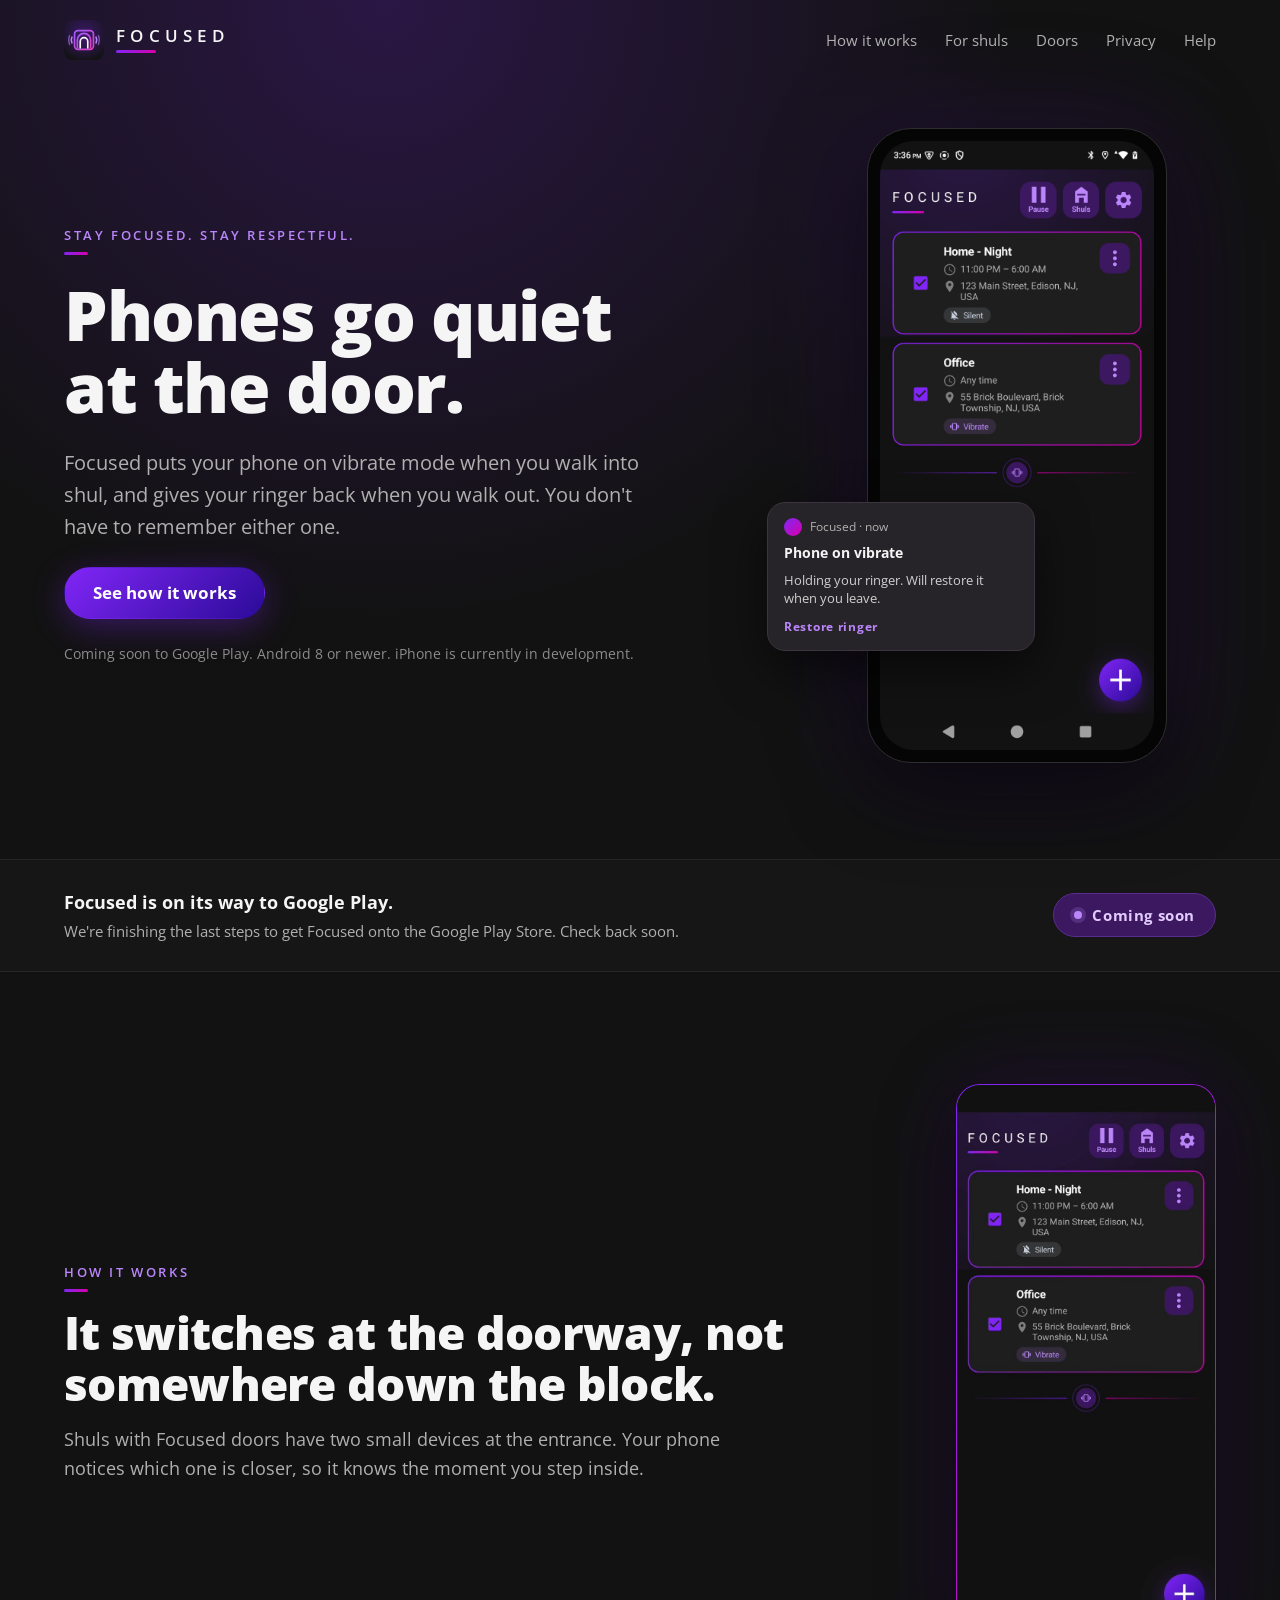
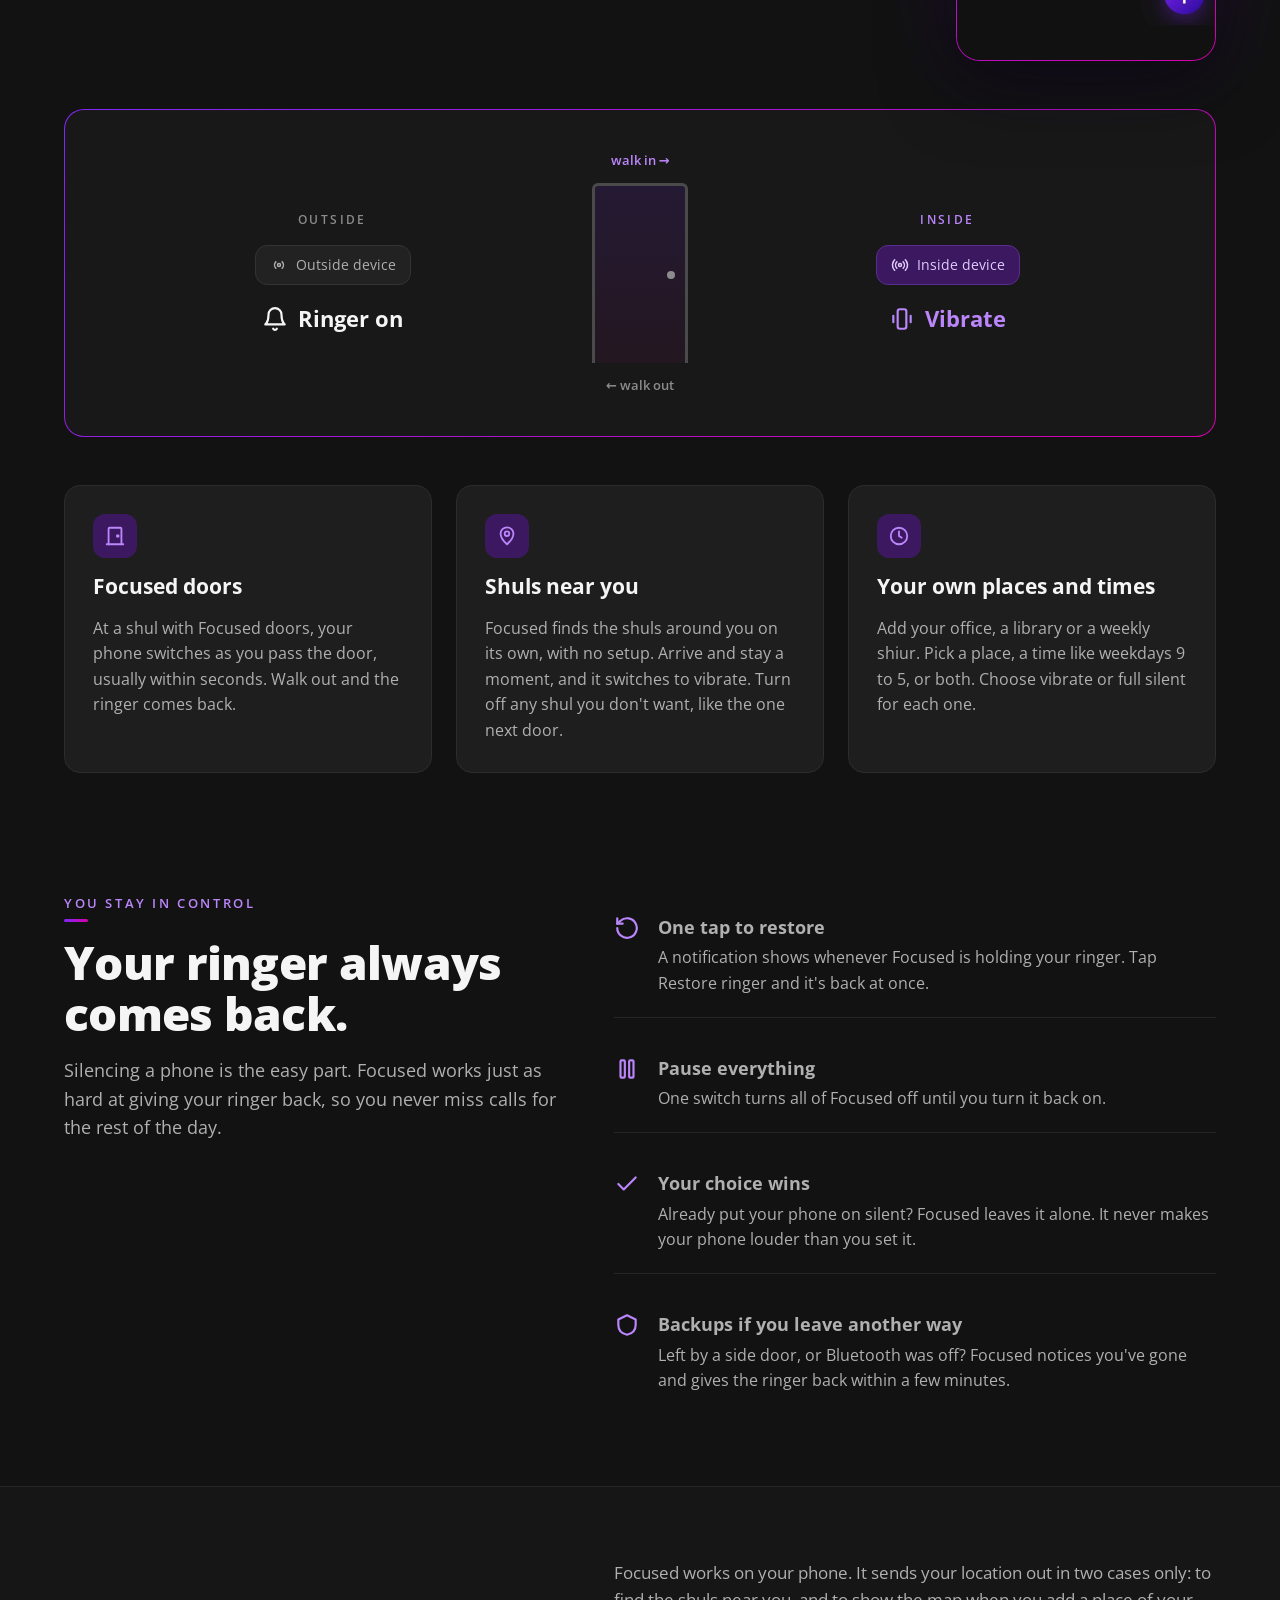
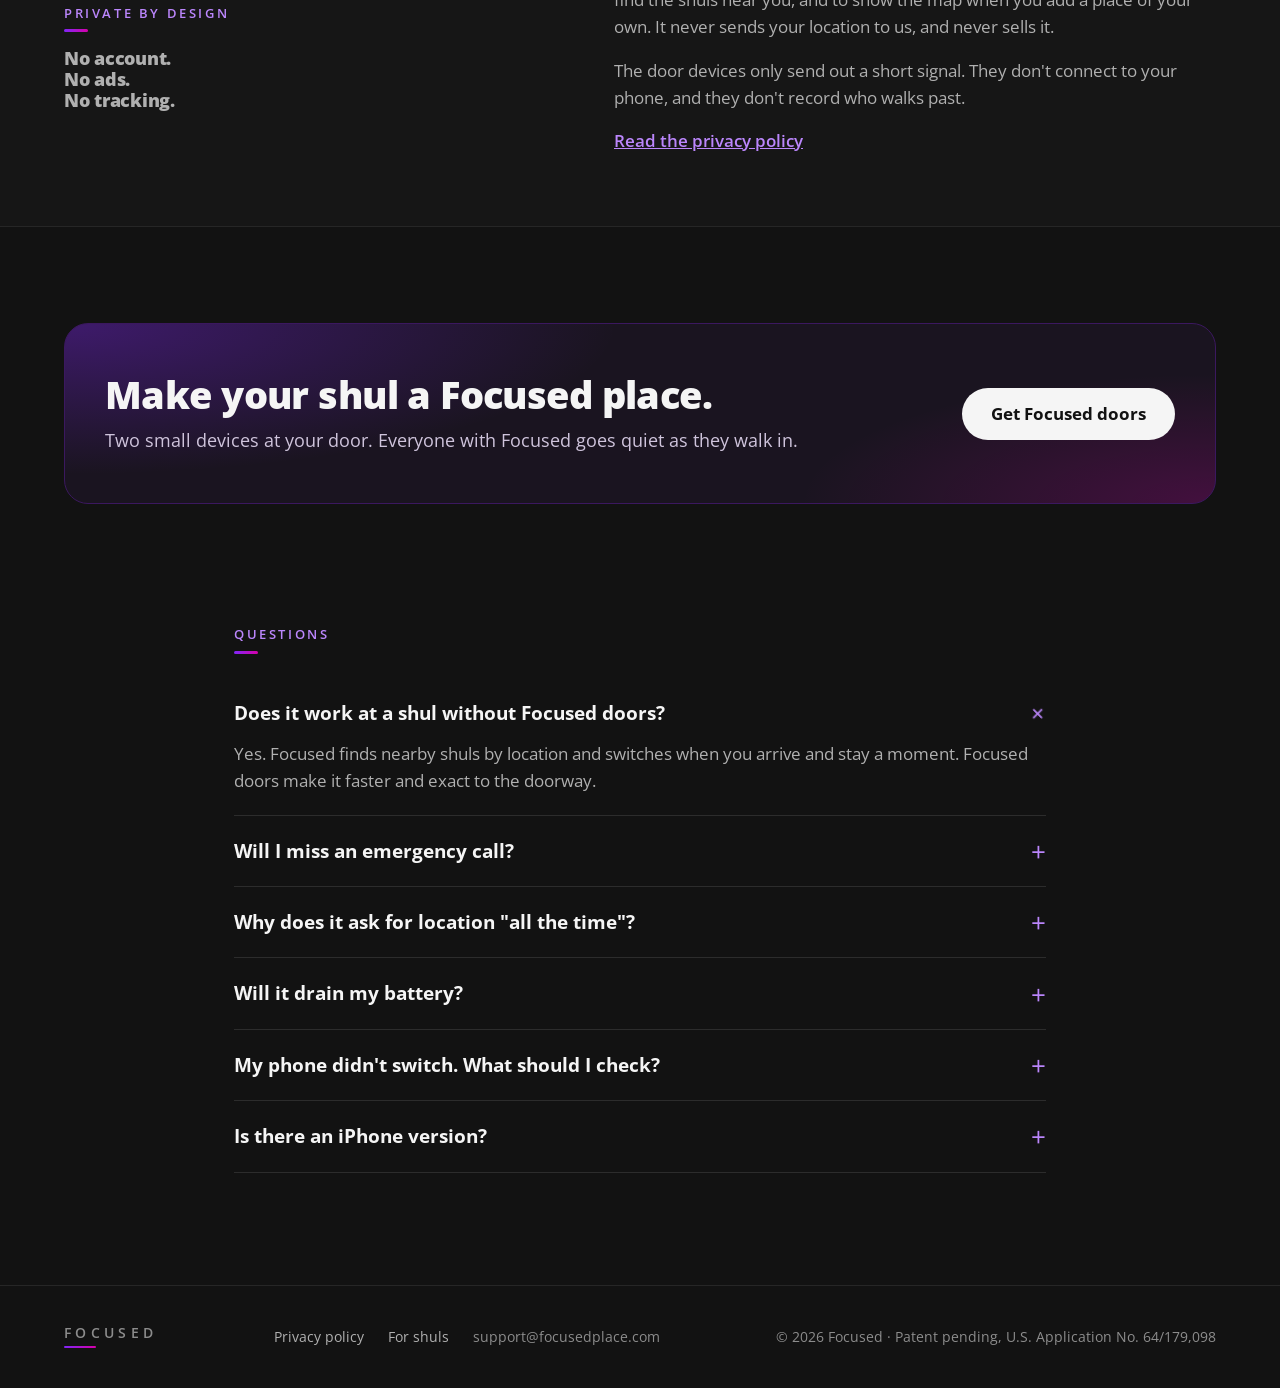
<file: index.html>
<!doctype html>
<html lang="en">

<head>
  <meta charset="utf-8">
  <meta name="viewport" content="width=device-width, initial-scale=1, viewport-fit=cover">
  <title>Focused – Phones go quiet at the door</title>
  <meta name="description"
    content="Focused puts your phone on vibrate when you walk into shul, and gives your ringer back when you walk out. Coming soon to Google Play.">
  <meta name="theme-color" content="#121212">
  <link rel="canonical" href="https://focusedplace.com/">

  <meta property="og:type" content="website">
  <meta property="og:site_name" content="Focused">
  <meta property="og:title" content="Focused – Phones go quiet at the door">
  <meta property="og:description"
    content="Your phone goes on vibrate when you walk into shul, and your ringer comes back when you walk out.">
  <meta property="og:url" content="https://focusedplace.com/">
  <meta property="og:image" content="https://focusedplace.com/img/og-image.png">
  <meta name="twitter:card" content="summary_large_image">

  <link rel="icon" href="img/favicon.svg" type="image/svg+xml">
  <link rel="apple-touch-icon" href="img/icon-512.png">

  <link rel="preconnect" href="https://fonts.googleapis.com">
  <link rel="preconnect" href="https://fonts.gstatic.com" crossorigin>
  <link rel="stylesheet" href="https://fonts.googleapis.com/css2?family=Open+Sans:wght@400;600;700;800&display=swap">
  <link rel="stylesheet" href="css/style.css">
  <script>document.documentElement.className += ' js';</script>
  <script src="js/main.js" defer></script>
</head>

<body>
  <a class="skip-link" href="#main">Skip to content</a>

  <header class="site-header">
    <div class="wrap">
      <nav class="nav" aria-label="Main">
        <a class="brand" href="./" aria-label="Focused home">
          <img src="img/logo-mark.svg" alt="" width="40" height="40">
          <span class="wordmark">FOCUSED</span>
        </a>
        <button class="menu-toggle" type="button" aria-expanded="false" aria-controls="nav-links"
          aria-label="Open menu">
          <svg class="icon" width="20" height="20" viewBox="0 0 24 24" aria-hidden="true">
            <path d="M4 7h16" />
            <path d="M4 12h16" />
            <path d="M4 17h16" />
          </svg>
        </button>
        <div class="nav-links" id="nav-links">
          <a href="#how">How it works</a>
          <a href="shuls.html">For shuls</a>
          <a href="doors.html">Doors</a>
          <a href="#privacy">Privacy</a>
          <a href="#help">Help</a>
        </div>
      </nav>
    </div>
  </header>

  <main id="main">
    <div class="wrap">
      <section class="hero">
        <div class="hero__text">
          <span class="eyebrow">Stay focused. Stay respectful.</span>
          <h1>Phones go quiet at the door.</h1>
          <p class="lead">Focused puts your phone on vibrate mode when you walk into shul, and gives your ringer back
            when you walk out. You don't have to remember either one.</p>
          <div class="actions">
            <a class="btn btn--primary" href="#how">See how it works</a>
          </div>
          <p class="fine-print">Coming soon to Google Play. Android 8 or newer. iPhone is currently in development.</p>
        </div>

        <div class="hero__visual">
          <div class="phone-stage">
            <div class="phone">
              <img class="phone__screen" src="img/1.0.7screenshot.png" width="720" height="1600"
                alt="The Focused app with two rules: Home - Night, silent from 11 PM to 6 AM, and Office, vibrate any time">
            </div>

            <div class="notification" aria-hidden="true">
              <span class="notification__app">Focused · now</span>
              <span class="notification__title">Phone on vibrate</span>
              <span class="notification__text">Holding your ringer. Will restore it when you leave.</span>
              <span class="notification__action">Restore ringer</span>
            </div>
          </div>
        </div>
      </section>
    </div>

    <section class="band" id="coming-soon">
      <div class="wrap join">
        <div class="join__text">
          <span class="join__title">Focused is on its way to Google Play.</span>
          <p>We're finishing the last steps to get Focused onto the Google Play Store. Check back soon.</p>
        </div>
        <span class="status-pill">Coming soon</span>
      </div>
    </section>

    <section class="wrap section" id="how">
      <div class="how-intro">
        <div class="section-head">
          <span class="eyebrow">How it works</span>
          <h2>It switches at the doorway, not somewhere down the block.</h2>
          <p>Shuls with Focused doors have two small devices at the entrance. Your phone notices which one is closer, so
            it knows the moment you step inside.</p>
        </div>

        <!-- Screen recording of the app, hosted with the site and playing on a loop like a GIF.
             40-poster.jpg is the first frame of 40.mp4, shown while it loads.
             It has no sound, and "muted" is what lets browsers start it by themselves.
             "playsinline" keeps iPhones from opening it full screen. -->
        <div class="video">
          <video src="img/40.mp4" poster="img/40-poster.jpg" autoplay muted loop playsinline preload="auto"
            aria-label="Screen recording of the Focused app"></video>
        </div>
      </div>

      <div class="door-demo" role="img"
        aria-label="Outside the door the ringer is on. Walk in past the inside device and the phone switches to vibrate.">
        <div class="door-demo__side">
          <span class="door-demo__label">OUTSIDE</span>
          <span class="door-demo__chip">
            <svg class="icon" width="18" height="18" viewBox="0 0 24 24" aria-hidden="true">
              <circle cx="12" cy="12" r="2" />
              <path d="M16.2 7.8a6 6 0 0 1 0 8.4" />
              <path d="M7.8 16.2a6 6 0 0 1 0-8.4" />
            </svg>
            Outside device
          </span>
          <span class="door-demo__state">
            <svg class="icon" width="26" height="26" viewBox="0 0 24 24" aria-hidden="true">
              <path d="M6 8a6 6 0 0 1 12 0c0 7 3 9 3 9H3s3-2 3-9" />
              <path d="M10.3 21a1.94 1.94 0 0 0 3.4 0" />
            </svg>
            Ringer on
          </span>
        </div>

        <div class="door-demo__door">
          <span class="door-demo__in">walk in <span class="arrow">→</span></span>
          <span class="door-demo__frame"></span>
          <span class="door-demo__out"><span class="arrow">←</span> walk out</span>
        </div>

        <div class="door-demo__side door-demo__side--inside">
          <span class="door-demo__label">INSIDE</span>
          <span class="door-demo__chip">
            <svg class="icon" width="18" height="18" viewBox="0 0 24 24" aria-hidden="true">
              <circle cx="12" cy="12" r="2" />
              <path d="M16.2 7.8a6 6 0 0 1 0 8.4" />
              <path d="M7.8 16.2a6 6 0 0 1 0-8.4" />
              <path d="M19.1 4.9a10 10 0 0 1 0 14.2" />
              <path d="M4.9 19.1a10 10 0 0 1 0-14.2" />
            </svg>
            Inside device
          </span>
          <span class="door-demo__state">
            <svg class="icon" width="26" height="26" viewBox="0 0 24 24" aria-hidden="true">
              <rect x="8" y="3" width="8" height="18" rx="2" />
              <path d="M4 9v6" />
              <path d="M20 9v6" />
            </svg>
            Vibrate
          </span>
        </div>
      </div>

      <div class="features">
        <article class="feature">
          <span class="icon-tile"><svg class="icon" width="22" height="22" viewBox="0 0 24 24" aria-hidden="true">
              <path d="M5 21V4a1 1 0 0 1 1-1h12a1 1 0 0 1 1 1v17" />
              <path d="M3 21h18" />
              <circle cx="15" cy="12" r="1" />
            </svg></span>
          <h3>Focused doors</h3>
          <p>At a shul with Focused doors, your phone switches as you pass the door, usually within seconds. Walk out
            and the ringer comes back.</p>
        </article>
        <article class="feature">
          <span class="icon-tile"><svg class="icon" width="22" height="22" viewBox="0 0 24 24" aria-hidden="true">
              <path d="M12 21s7-6.1 7-11.5A7 7 0 0 0 5 9.5C5 14.9 12 21 12 21z" />
              <circle cx="12" cy="9.5" r="2.5" />
            </svg></span>
          <h3>Shuls near you</h3>
          <p>Focused finds the shuls around you on its own, with no setup. Arrive and stay a moment, and it switches to
            vibrate. Turn off any shul you don't want, like the one next door.</p>
        </article>
        <article class="feature">
          <span class="icon-tile"><svg class="icon" width="22" height="22" viewBox="0 0 24 24" aria-hidden="true">
              <circle cx="12" cy="12" r="9" />
              <path d="M12 7v5l3 2" />
            </svg></span>
          <h3>Your own places and times</h3>
          <p>Add your office, a library or a weekly shiur. Pick a place, a time like weekdays 9 to 5, or both. Choose
            vibrate or full silent for each one.</p>
        </article>
      </div>
    </section>

    <section class="wrap split">
      <div class="split__main">
        <span class="eyebrow">You stay in control</span>
        <h2>Your ringer always comes back.</h2>
        <p>Silencing a phone is the easy part. Focused works just as hard at giving your ringer back, so you never miss
          calls for the rest of the day.</p>
      </div>
      <ul class="split__side reassurances">
        <li>
          <svg class="icon" width="26" height="26" viewBox="0 0 24 24" aria-hidden="true">
            <path d="M3 12a9 9 0 1 0 3-6.7L3 8" />
            <path d="M3 3v5h5" />
          </svg>
          <div><strong>One tap to restore</strong><span>A notification shows whenever Focused is holding your ringer.
              Tap Restore ringer and it's back at once.</span></div>
        </li>
        <li>
          <svg class="icon" width="26" height="26" viewBox="0 0 24 24" aria-hidden="true">
            <rect x="6" y="4" width="4" height="16" rx="1" />
            <rect x="14" y="4" width="4" height="16" rx="1" />
          </svg>
          <div><strong>Pause everything</strong><span>One switch turns all of Focused off until you turn it back
              on.</span></div>
        </li>
        <li>
          <svg class="icon" width="26" height="26" viewBox="0 0 24 24" aria-hidden="true">
            <path d="M20 6 9 17l-5-5" />
          </svg>
          <div><strong>Your choice wins</strong><span>Already put your phone on silent? Focused leaves it alone. It
              never makes your phone louder than you set it.</span></div>
        </li>
        <li>
          <svg class="icon" width="26" height="26" viewBox="0 0 24 24" aria-hidden="true">
            <path d="M12 3l8 4v5c0 5-3.5 8-8 9-4.5-1-8-4-8-9V7l8-4z" />
          </svg>
          <div><strong>Backups if you leave another way</strong><span>Left by a side door, or Bluetooth was off? Focused
              notices you've gone and gives the ringer back within a few minutes.</span></div>
        </li>
      </ul>
    </section>

    <section class="band" id="privacy">
      <div class="wrap split split--center">
        <div class="split__main">
          <span class="eyebrow">Private by design</span>
          <p class="statement">No account.<br>No ads.<br>No tracking.</p>
        </div>
        <div class="split__side">
          <p>Focused works on your phone. It sends your location out in two cases only: to find the shuls near you, and
            to show the map when you add a place of your own. It never sends your location to us, and never sells it.
          </p>
          <p>The door devices only send out a short signal. They don't connect to your phone, and they don't record who
            walks past.</p>
          <a class="privacy-link" href="privacy.html">Read the privacy policy</a>
        </div>
      </div>
    </section>

    <section class="wrap cta-section">
      <div class="cta-panel">
        <div class="cta-panel__text">
          <h2>Make your shul a Focused place.</h2>
          <p>Two small devices at your door. Everyone with Focused goes quiet as they walk in.</p>
        </div>
        <a class="btn btn--light" href="shuls.html">Get Focused doors</a>
      </div>
    </section>

    <section class="wrap faq" id="help">
      <span class="eyebrow">Questions</span>
      <div>
        <details open>
          <summary>Does it work at a shul without Focused doors?</summary>
          <p>Yes. Focused finds nearby shuls by location and switches when you arrive and stay a moment. Focused doors
            make it faster and exact to the doorway.</p>
        </details>
        <details>
          <summary>Will I miss an emergency call?</summary>
          <p>No. At shul, Focused only switches your phone to vibrate. Calls and messages still come through and your
            phone still buzzes, it just doesn't ring out loud. Full silent is only used at places of your own that you
            choose to set to silent.</p>
        </details>
        <details>
          <summary>Why does it ask for location "all the time"?</summary>
          <p>Nobody opens an app while walking through a door. Focused has to notice you arrive while your phone is in
            your pocket. Android also counts Bluetooth scanning as location.</p>
        </details>
        <details>
          <summary>Will it drain my battery?</summary>
          <p>No. Focused doesn't keep tracking your location. It stays asleep, and Android wakes it only when you
            arrive at a shul or place you've set, and again when you leave. At a shul with Focused doors, your phone
            just listens for the door's Bluetooth signal in short, low-power bursts.</p>
        </details>
        <details>
          <summary>My phone didn't switch. What should I check?</summary>
          <p>Open Focused and finish every step on the Setup page. On Samsung and Xiaomi phones, also turn off battery
            saving for Focused.</p>
        </details>
        <details>
          <summary>Is there an iPhone version?</summary>
          <p>Not yet. Focused is Android only for now. An iPhone version is in development.</p>
        </details>
      </div>
    </section>
  </main>

  <footer class="site-footer">
    <div class="wrap">
      <span class="wordmark wordmark--small">FOCUSED</span>
      <div class="footer-links">
        <a href="privacy.html">Privacy policy</a>
        <a href="shuls.html">For shuls</a>
        <span>support@focusedplace.com</span>
      </div>
      <span>© <span data-year>2026</span> Focused · Patent pending, U.S. Application No. 64/179,098</span>
    </div>
  </footer>
</body>

</html>
</file>
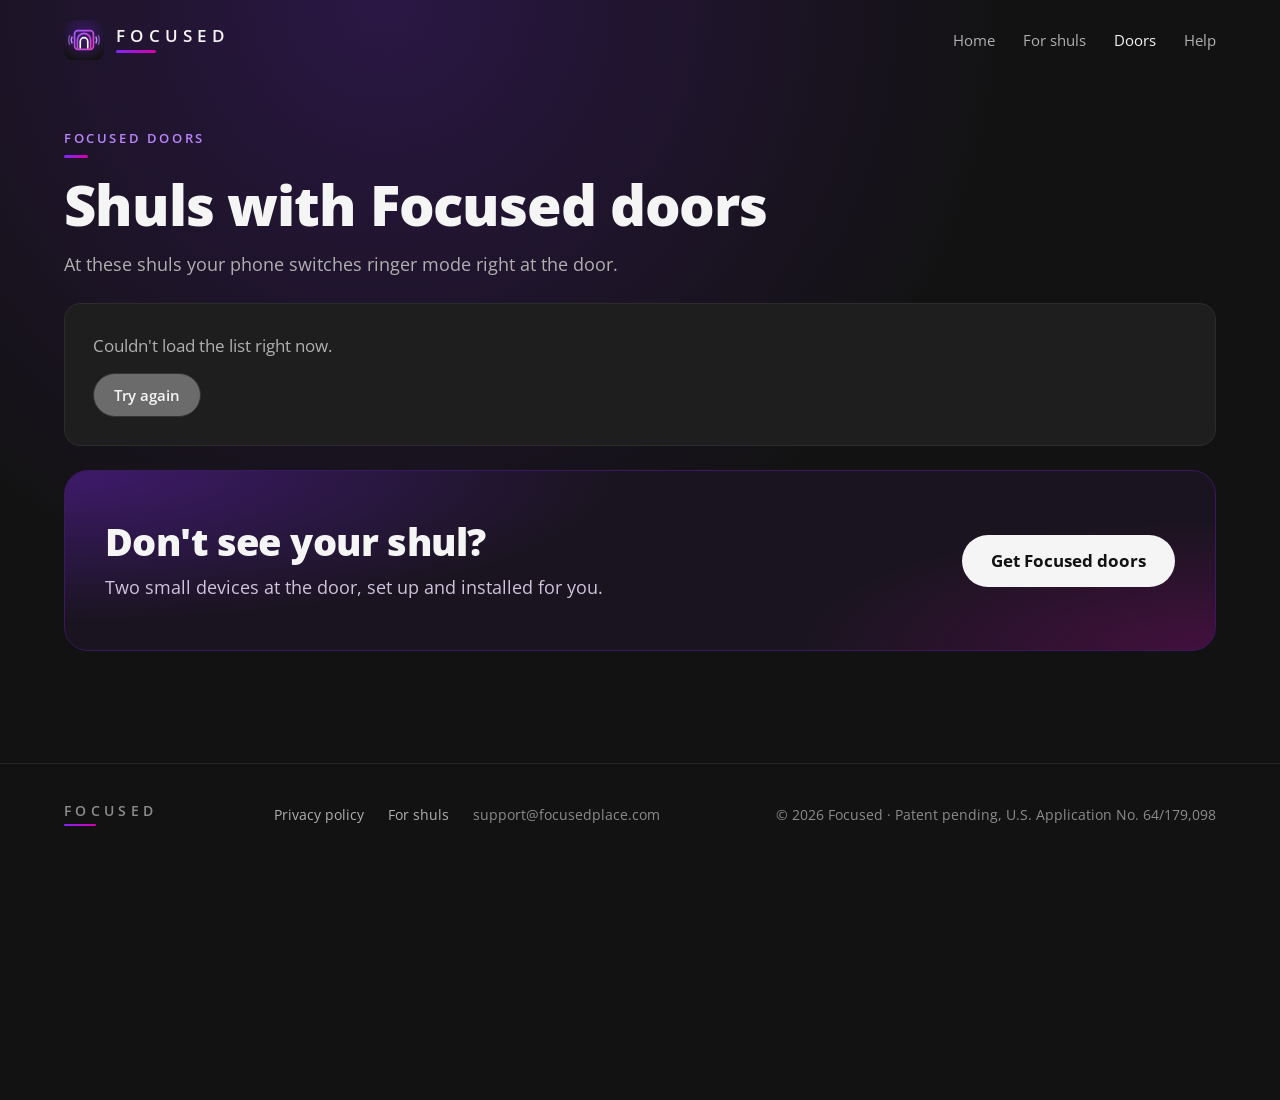
<file: doors.html>
<!doctype html>
<html lang="en">

<head>
  <meta charset="utf-8">
  <meta name="viewport" content="width=device-width, initial-scale=1, viewport-fit=cover">
  <title>Shuls with Focused doors</title>
  <meta name="description"
    content="The shuls where Focused door devices are installed. At these shuls your phone switches to vibrate right at the door.">
  <meta name="theme-color" content="#121212">
  <link rel="canonical" href="https://focusedplace.com/doors.html">

  <meta property="og:type" content="website">
  <meta property="og:site_name" content="Focused">
  <meta property="og:title" content="Shuls with Focused doors">
  <meta property="og:description" content="At these shuls your phone switches to vibrate right at the door.">
  <meta property="og:url" content="https://focusedplace.com/doors.html">
  <meta property="og:image" content="https://focusedplace.com/img/og-image.png">
  <meta name="twitter:card" content="summary_large_image">

  <link rel="icon" href="img/favicon.svg" type="image/svg+xml">
  <link rel="apple-touch-icon" href="img/icon-512.png">

  <link rel="preconnect" href="https://fonts.googleapis.com">
  <link rel="preconnect" href="https://fonts.gstatic.com" crossorigin>
  <link rel="stylesheet" href="https://fonts.googleapis.com/css2?family=Open+Sans:wght@400;600;700;800&display=swap">
  <link rel="stylesheet" href="css/style.css">
  <script>document.documentElement.className += ' js';</script>
  <script src="js/main.js" defer></script>
  <script src="js/doors.js" defer></script>
</head>

<body>
  <a class="skip-link" href="#main">Skip to content</a>

  <header class="site-header">
    <div class="wrap">
      <nav class="nav" aria-label="Main">
        <a class="brand" href="./" aria-label="Focused home">
          <img src="img/logo-mark.svg" alt="" width="40" height="40">
          <span class="wordmark">FOCUSED</span>
        </a>
        <button class="menu-toggle" type="button" aria-expanded="false" aria-controls="nav-links"
          aria-label="Open menu">
          <svg class="icon" width="20" height="20" viewBox="0 0 24 24" aria-hidden="true">
            <path d="M4 7h16" />
            <path d="M4 12h16" />
            <path d="M4 17h16" />
          </svg>
        </button>
        <div class="nav-links" id="nav-links">
          <a href="./">Home</a>
          <a href="shuls.html">For shuls</a>
          <a href="doors.html" aria-current="page">Doors</a>
          <a href="./#help">Help</a>
        </div>
      </nav>
    </div>
  </header>

  <main id="main">
    <div class="wrap doors">
      <div class="section-head">
        <span class="eyebrow">Focused doors</span>
        <h1>Shuls with Focused doors</h1>
        <p>At these shuls your phone switches ringer mode right at the door.</p>
      </div>

      <!-- Filled in by js/doors.js from data-src: the same devices.json every copy of the app downloads -->
      <div class="doors-stats" hidden>
        <div class="doors-stat"><strong id="doors-shuls">0</strong><span>shuls</span></div>
        <div class="doors-stat"><strong id="doors-entrances">0</strong><span>entrances</span></div>
        <div class="doors-stat"><strong id="doors-cities">0</strong><span>cities</span></div>
      </div>

      <div class="doors-search" hidden>
        <label class="sr-only" for="doors-q">Search by shul or city</label>
        <input id="doors-q" type="search" placeholder="Search by shul or city" autocomplete="off">
      </div>

      <div id="doors-list" data-src="https://joshg1628.github.io/focused-privacy/devices.json" aria-live="polite">
        <noscript>
          <p class="doors-message">Turn on JavaScript to see the list of shuls.</p>
        </noscript>
      </div>

      <div class="cta-panel">
        <div class="cta-panel__text">
          <h2>Don't see your shul?</h2>
          <p>Two small devices at the door, set up and installed for you.</p>
        </div>
        <a class="btn btn--light" href="shuls.html#ask">Get Focused doors</a>
      </div>


    </div>
  </main>

  <footer class="site-footer">
    <div class="wrap">
      <span class="wordmark wordmark--small">FOCUSED</span>
      <div class="footer-links">
        <a href="privacy.html">Privacy policy</a>
        <a href="shuls.html">For shuls</a>
        <span>support@focusedplace.com</span>
      </div>
      <span>© <span data-year>2026</span> Focused · Patent pending, U.S. Application No. 64/179,098</span>
    </div>
  </footer>
</body>

</html>
</file>
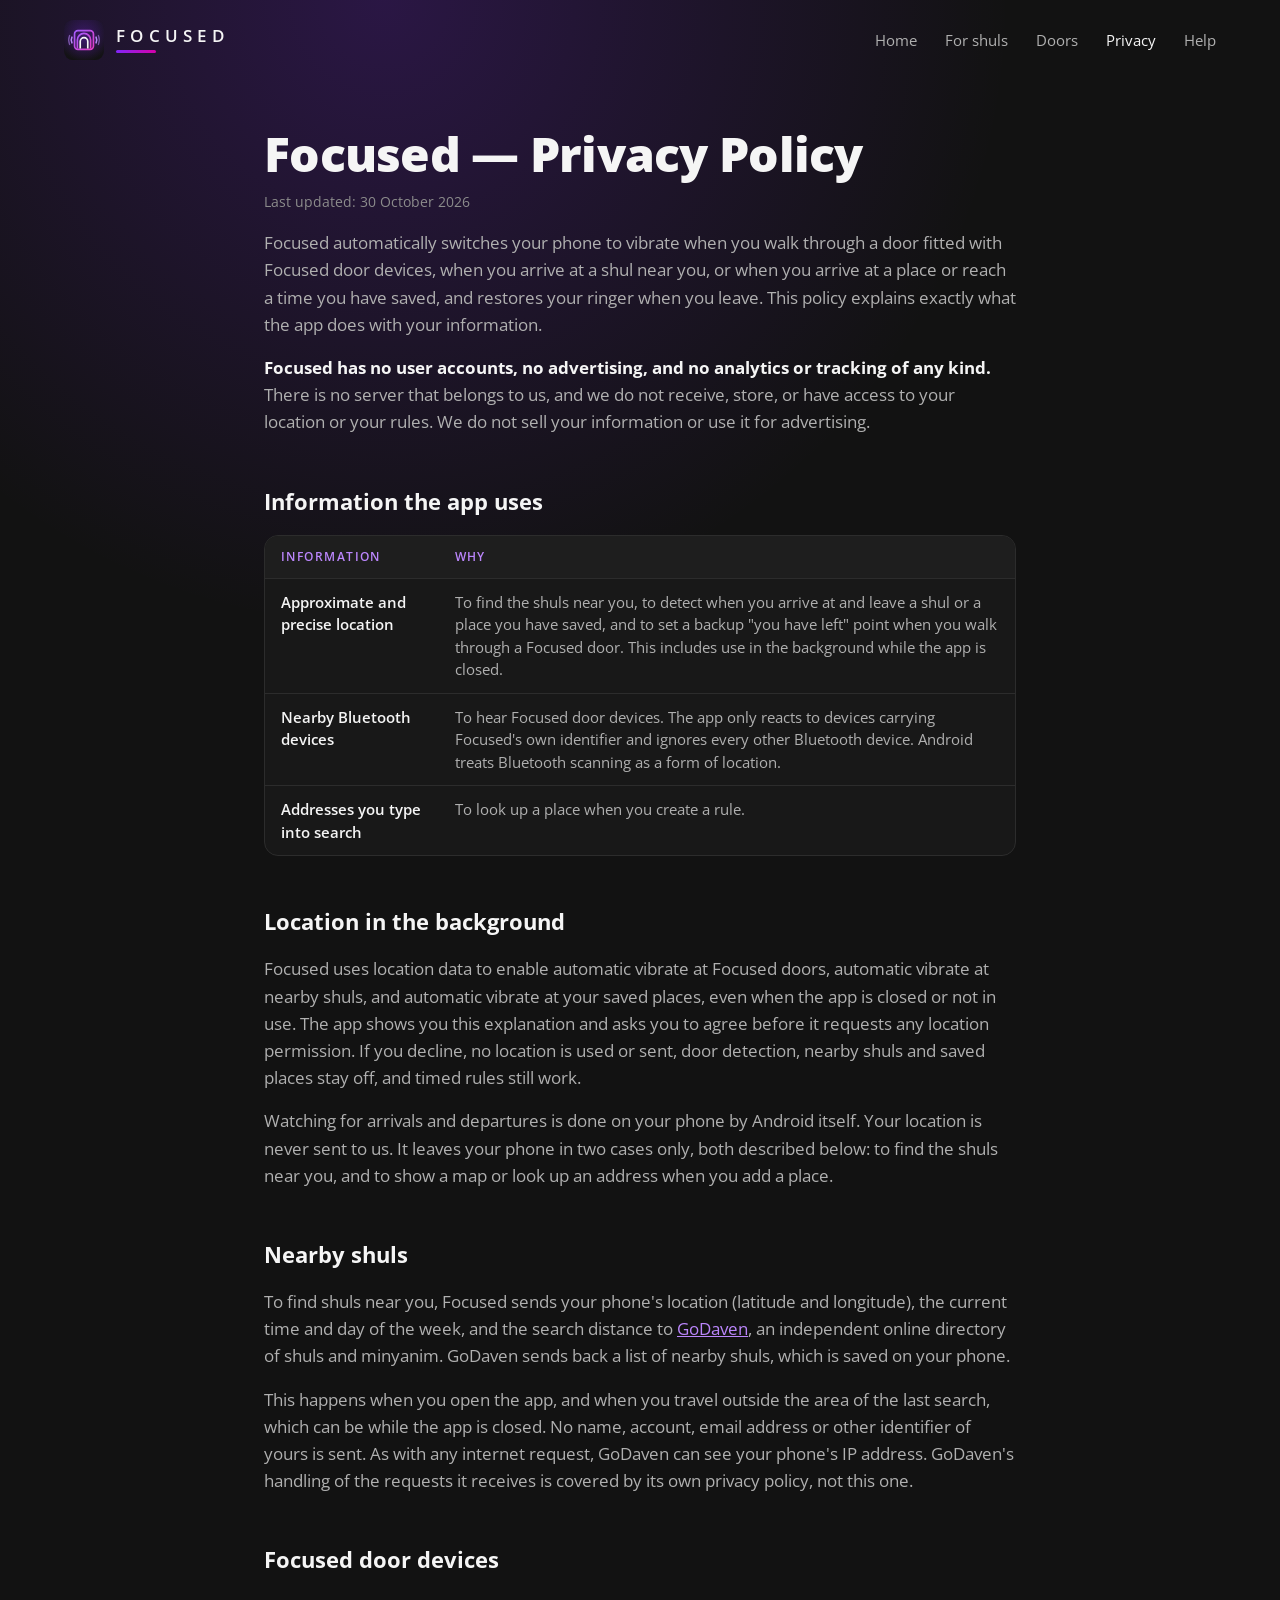
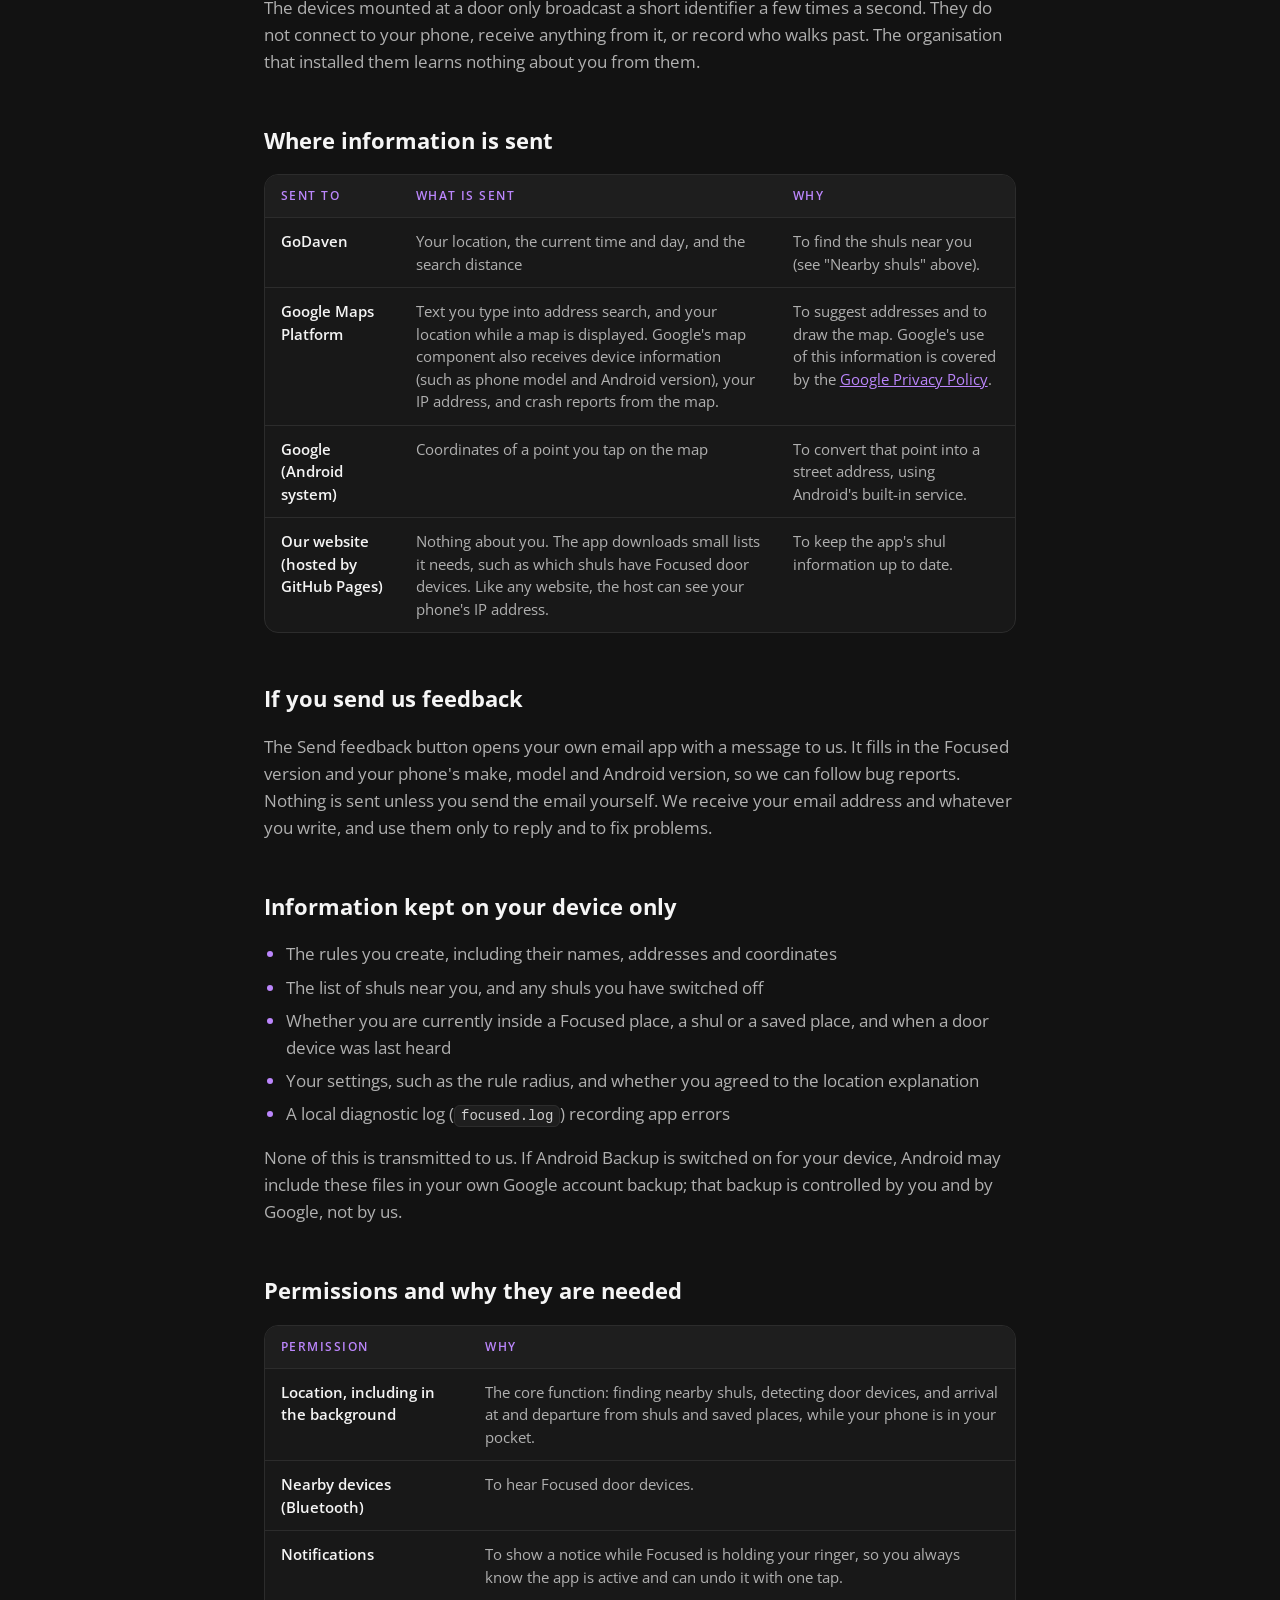
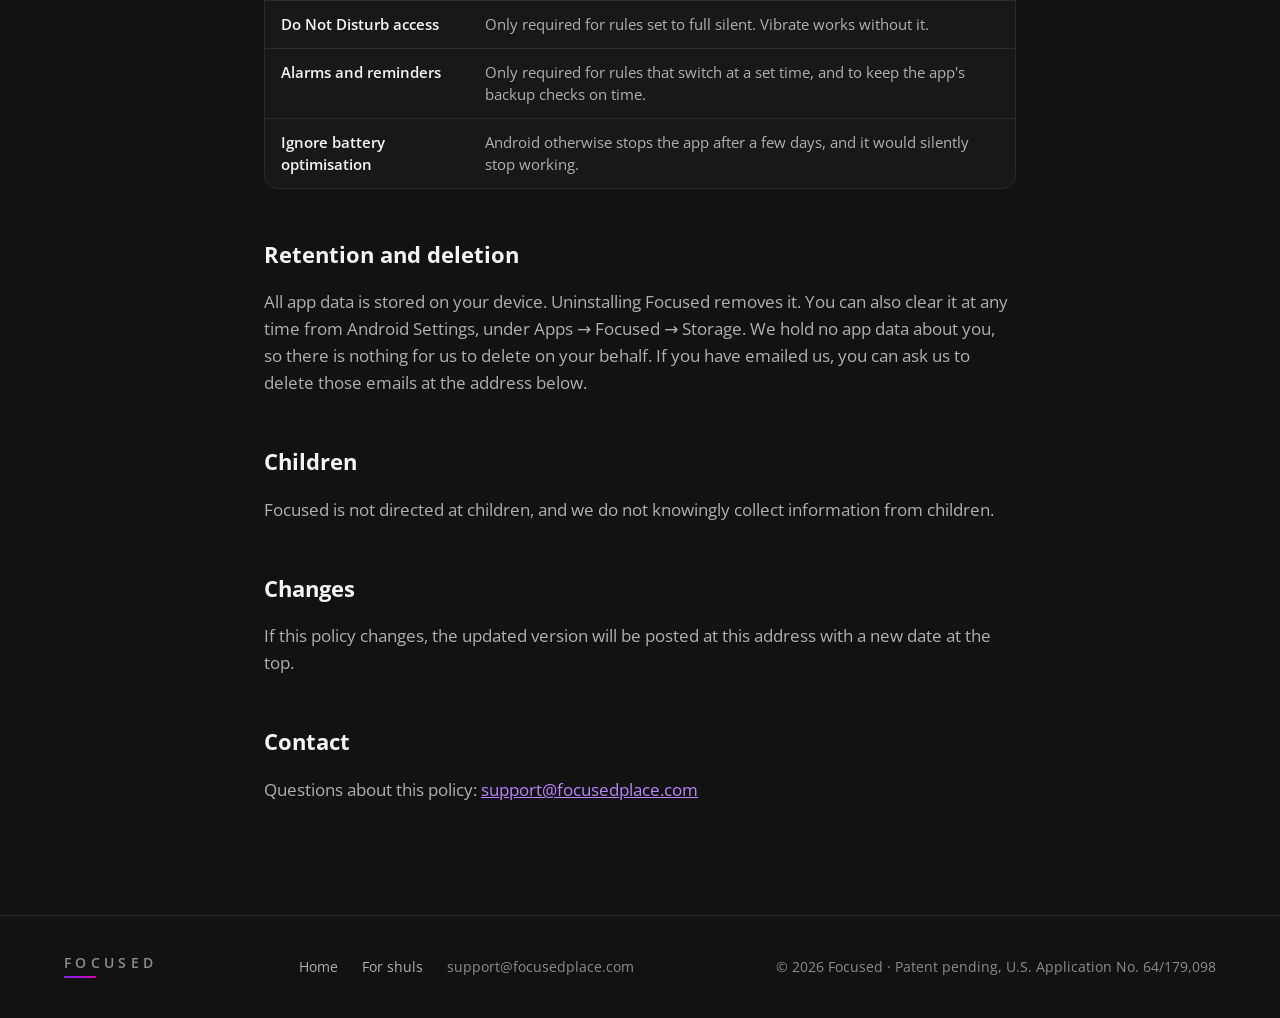
<file: privacy.html>
<!doctype html>
<html lang="en">
<head>
  <meta charset="utf-8">
  <meta name="viewport" content="width=device-width, initial-scale=1, viewport-fit=cover">
  <title>Focused — Privacy Policy</title>
  <meta name="description" content="What the Focused app does with your information. No accounts, no advertising, and no analytics or tracking of any kind.">
  <meta name="theme-color" content="#121212">
  <link rel="canonical" href="https://focusedplace.com/privacy.html">

  <link rel="icon" href="img/favicon.svg" type="image/svg+xml">
  <link rel="apple-touch-icon" href="img/icon-512.png">

  <link rel="preconnect" href="https://fonts.googleapis.com">
  <link rel="preconnect" href="https://fonts.gstatic.com" crossorigin>
  <link rel="stylesheet" href="https://fonts.googleapis.com/css2?family=Open+Sans:wght@400;600;700;800&display=swap">
  <link rel="stylesheet" href="css/style.css">
  <script>document.documentElement.className += ' js';</script>
  <script src="js/main.js" defer></script>
</head>
<body>
  <a class="skip-link" href="#main">Skip to content</a>

  <header class="site-header">
    <div class="wrap">
      <nav class="nav" aria-label="Main">
        <a class="brand" href="./" aria-label="Focused home">
          <img src="img/logo-mark.svg" alt="" width="40" height="40">
          <span class="wordmark">FOCUSED</span>
        </a>
        <button class="menu-toggle" type="button" aria-expanded="false" aria-controls="nav-links" aria-label="Open menu">
          <svg class="icon" width="20" height="20" viewBox="0 0 24 24" aria-hidden="true"><path d="M4 7h16"/><path d="M4 12h16"/><path d="M4 17h16"/></svg>
        </button>
        <div class="nav-links" id="nav-links">
          <a href="./">Home</a>
          <a href="shuls.html">For shuls</a>
          <a href="doors.html">Doors</a>
          <a href="privacy.html" aria-current="page">Privacy</a>
          <a href="./#help">Help</a>
        </div>
      </nav>
    </div>
  </header>

  <!-- Same text as the policy at https://joshg1628.github.io/focused-privacy/ (last updated
       30 October 2026). If one changes, change the other to match. -->
  <main id="main">
    <article class="wrap legal">
      <h1>Focused — Privacy Policy</h1>
      <p class="date">Last updated: 30 October 2026</p>

      <p>Focused automatically switches your phone to vibrate when you walk through a
      door fitted with Focused door devices, when you arrive at a shul near you, or when
      you arrive at a place or reach a time you have saved, and restores your ringer when
      you leave. This policy explains exactly what the app does with your information.</p>

      <p><strong>Focused has no user accounts, no advertising, and no analytics or
      tracking of any kind.</strong> There is no server that belongs to us, and we do
      not receive, store, or have access to your location or your rules. We do not sell
      your information or use it for advertising.</p>

      <h2>Information the app uses</h2>

      <div class="legal__table">
        <table>
          <tr><th>Information</th><th>Why</th></tr>
          <tr>
            <td>Approximate and precise location</td>
            <td>To find the shuls near you, to detect when you arrive at and leave a shul or
                a place you have saved, and to set a backup "you have left" point when you
                walk through a Focused door. This includes use in the background while the
                app is closed.</td>
          </tr>
          <tr>
            <td>Nearby Bluetooth devices</td>
            <td>To hear Focused door devices. The app only reacts to devices carrying
                Focused's own identifier and ignores every other Bluetooth device.
                Android treats Bluetooth scanning as a form of location.</td>
          </tr>
          <tr>
            <td>Addresses you type into search</td>
            <td>To look up a place when you create a rule.</td>
          </tr>
        </table>
      </div>

      <h2>Location in the background</h2>

      <p>Focused uses location data to enable automatic vibrate at Focused doors,
      automatic vibrate at nearby shuls, and automatic vibrate at your saved places, even
      when the app is closed or not in use. The app shows you this explanation and asks
      you to agree before it requests any location permission. If you decline, no
      location is used or sent, door detection, nearby shuls and saved places stay off,
      and timed rules still work.</p>

      <p>Watching for arrivals and departures is done on your phone by Android itself.
      Your location is never sent to us. It leaves your phone in two cases only, both
      described below: to find the shuls near you, and to show a map or look up an
      address when you add a place.</p>

      <h2>Nearby shuls</h2>

      <p>To find shuls near you, Focused sends your phone's location (latitude and
      longitude), the current time and day of the week, and the search distance to
      <a href="https://www.godaven.com">GoDaven</a>, an independent online directory of
      shuls and minyanim. GoDaven sends back a list of nearby shuls, which is saved on
      your phone.</p>

      <p>This happens when you open the app, and when you travel outside the area of the
      last search, which can be while the app is closed. No name, account, email address
      or other identifier of yours is sent. As with any internet request, GoDaven can
      see your phone's IP address. GoDaven's handling of the requests it receives is
      covered by its own privacy policy, not this one.</p>

      <h2>Focused door devices</h2>

      <p>The devices mounted at a door only broadcast a short identifier a few times a
      second. They do not connect to your phone, receive anything from it, or record
      who walks past. The organisation that installed them learns nothing about you
      from them.</p>

      <h2>Where information is sent</h2>

      <div class="legal__table">
        <table>
          <tr><th>Sent to</th><th>What is sent</th><th>Why</th></tr>
          <tr>
            <td>GoDaven</td>
            <td>Your location, the current time and day, and the search distance</td>
            <td>To find the shuls near you (see "Nearby shuls" above).</td>
          </tr>
          <tr>
            <td>Google Maps Platform</td>
            <td>Text you type into address search, and your location while a map is
                displayed. Google's map component also receives device information (such
                as phone model and Android version), your IP address, and crash reports
                from the map.</td>
            <td>To suggest addresses and to draw the map. Google's use of this
                information is covered by the
                <a href="https://policies.google.com/privacy">Google Privacy Policy</a>.</td>
          </tr>
          <tr>
            <td>Google (Android system)</td>
            <td>Coordinates of a point you tap on the map</td>
            <td>To convert that point into a street address, using Android's built-in
                service.</td>
          </tr>
          <tr>
            <td>Our website (hosted by GitHub Pages)</td>
            <td>Nothing about you. The app downloads small lists it needs, such as which
                shuls have Focused door devices. Like any website, the host can see your
                phone's IP address.</td>
            <td>To keep the app's shul information up to date.</td>
          </tr>
        </table>
      </div>

      <h2>If you send us feedback</h2>

      <p>The Send feedback button opens your own email app with a message to us. It
      fills in the Focused version and your phone's make, model and Android version, so
      we can follow bug reports. Nothing is sent unless you send the email yourself. We
      receive your email address and whatever you write, and use them only to reply and
      to fix problems.</p>

      <h2>Information kept on your device only</h2>

      <ul>
        <li>The rules you create, including their names, addresses and coordinates</li>
        <li>The list of shuls near you, and any shuls you have switched off</li>
        <li>Whether you are currently inside a Focused place, a shul or a saved place,
            and when a door device was last heard</li>
        <li>Your settings, such as the rule radius, and whether you agreed to the
            location explanation</li>
        <li>A local diagnostic log (<code>focused.log</code>) recording app errors</li>
      </ul>

      <p>None of this is transmitted to us. If Android Backup is switched on for your
      device, Android may include these files in your own Google account backup; that
      backup is controlled by you and by Google, not by us.</p>

      <h2>Permissions and why they are needed</h2>

      <div class="legal__table">
        <table>
          <tr><th>Permission</th><th>Why</th></tr>
          <tr><td>Location, including in the background</td>
              <td>The core function: finding nearby shuls, detecting door devices, and
                  arrival at and departure from shuls and saved places, while your phone
                  is in your pocket.</td></tr>
          <tr><td>Nearby devices (Bluetooth)</td>
              <td>To hear Focused door devices.</td></tr>
          <tr><td>Notifications</td>
              <td>To show a notice while Focused is holding your ringer, so you always
                  know the app is active and can undo it with one tap.</td></tr>
          <tr><td>Do Not Disturb access</td>
              <td>Only required for rules set to full silent. Vibrate works without it.</td></tr>
          <tr><td>Alarms and reminders</td>
              <td>Only required for rules that switch at a set time, and to keep the
                  app's backup checks on time.</td></tr>
          <tr><td>Ignore battery optimisation</td>
              <td>Android otherwise stops the app after a few days, and it would
                  silently stop working.</td></tr>
        </table>
      </div>

      <h2>Retention and deletion</h2>

      <p>All app data is stored on your device. Uninstalling Focused removes it.
      You can also clear it at any time from Android Settings, under Apps &rarr;
      Focused &rarr; Storage. We hold no app data about you, so there is nothing for us
      to delete on your behalf. If you have emailed us, you can ask us to delete those
      emails at the address below.</p>

      <h2>Children</h2>

      <p>Focused is not directed at children, and we do not knowingly collect
      information from children.</p>

      <h2>Changes</h2>

      <p>If this policy changes, the updated version will be posted at this address with
      a new date at the top.</p>

      <h2>Contact</h2>

      <p>Questions about this policy: <a href="mailto:support@focusedplace.com">support@focusedplace.com</a></p>
    </article>
  </main>

  <footer class="site-footer">
    <div class="wrap">
      <span class="wordmark wordmark--small">FOCUSED</span>
      <div class="footer-links">
        <a href="./">Home</a>
        <a href="shuls.html">For shuls</a>
        <span>support@focusedplace.com</span>
      </div>
      <span>© <span data-year>2026</span> Focused · Patent pending, U.S. Application No. 64/179,098</span>
    </div>
  </footer>
</body>
</html>
</file>
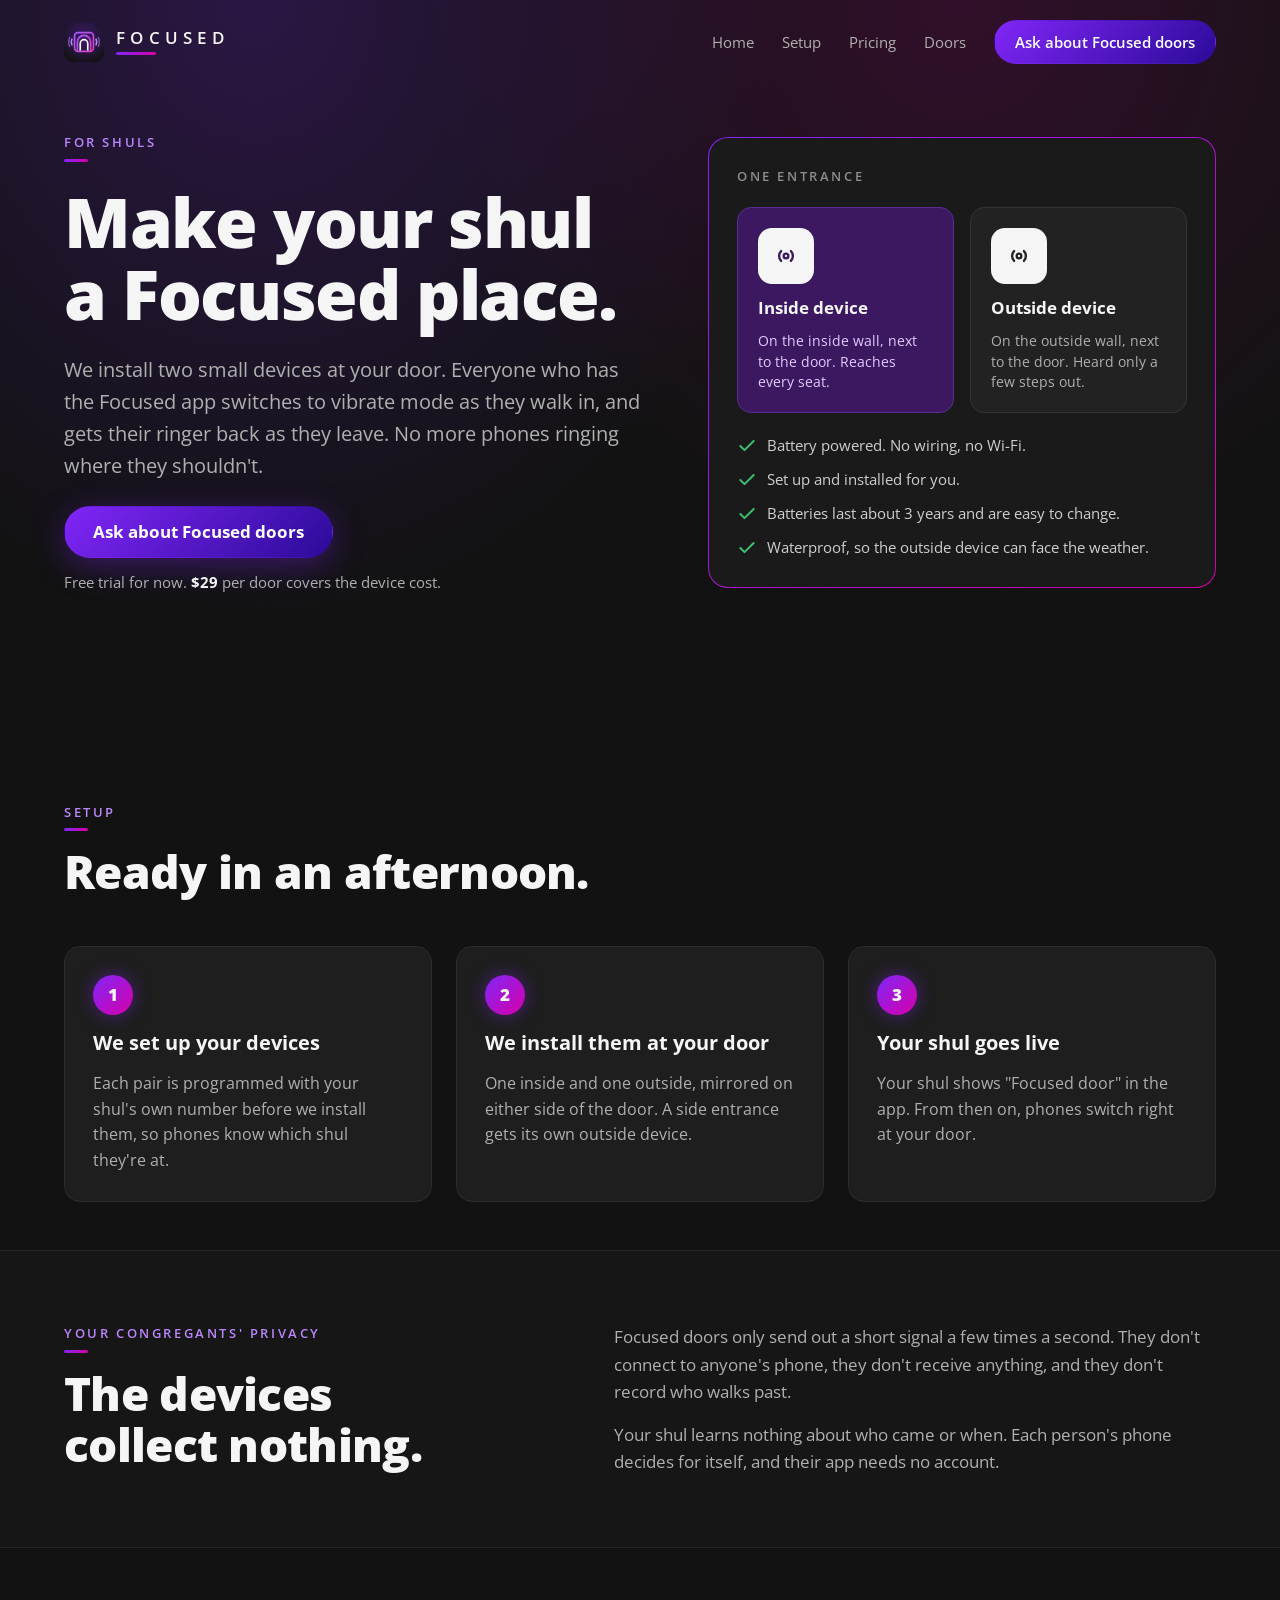
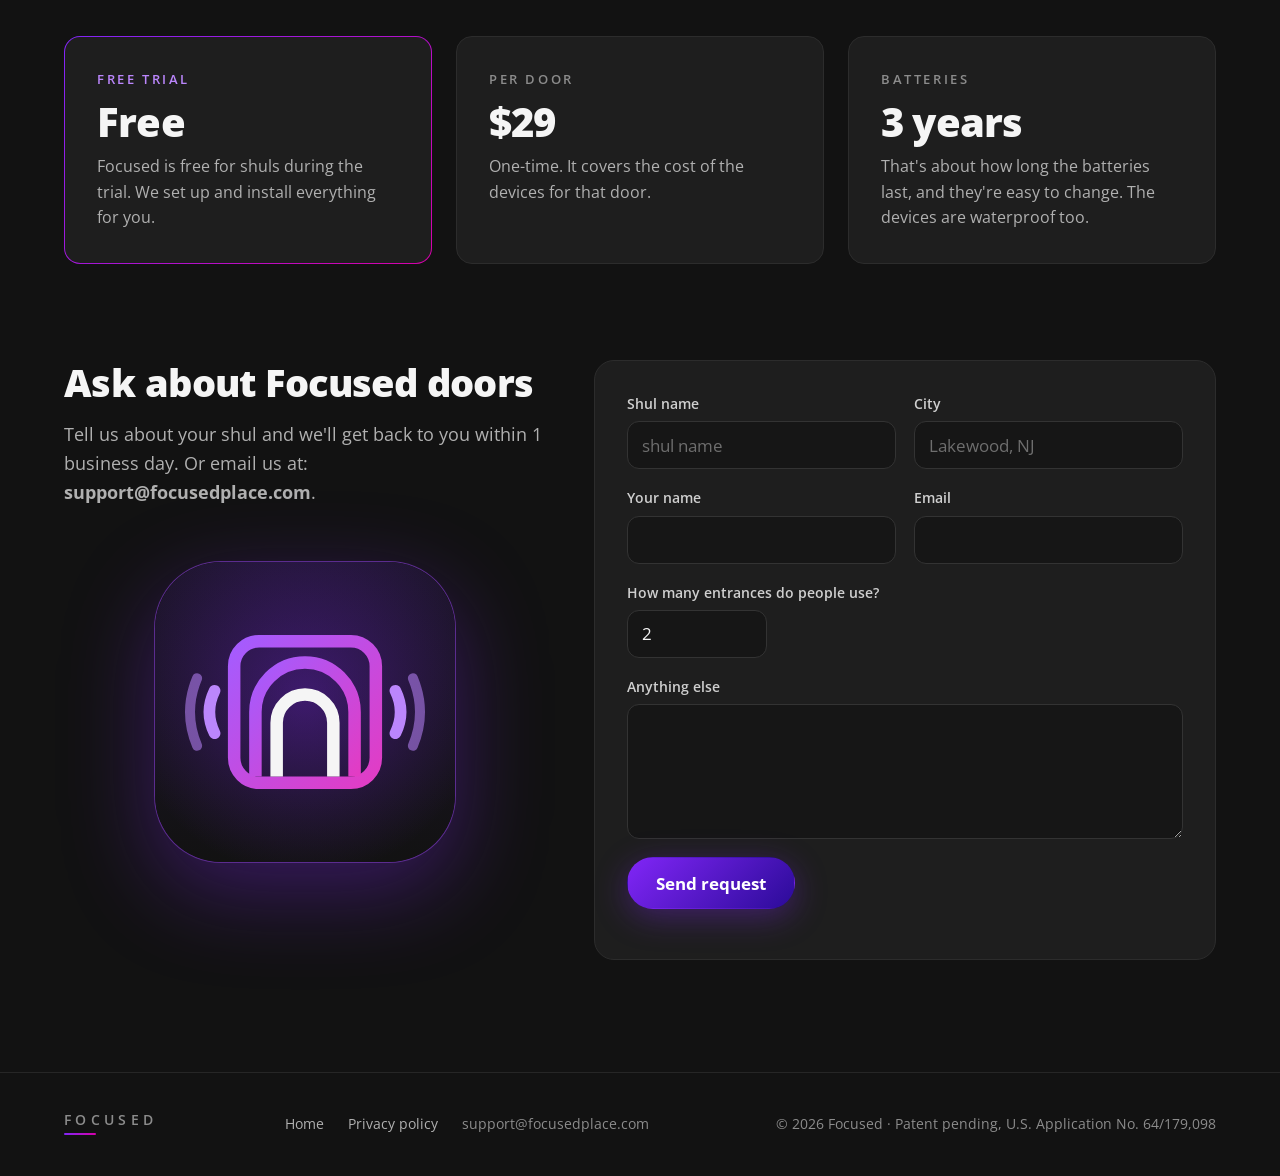
<file: shuls.html>
<!doctype html>
<html lang="en">

<head>
  <meta charset="utf-8">
  <meta name="viewport" content="width=device-width, initial-scale=1, viewport-fit=cover">
  <title>Focused doors for shuls</title>
  <meta name="description"
    content="Mount two small devices at your shul's door. Everyone with Focused switches to vibrate as they walk in, and gets their ringer back as they leave.">
  <meta name="theme-color" content="#121212">
  <link rel="canonical" href="https://focusedplace.com/shuls.html">

  <meta property="og:type" content="website">
  <meta property="og:site_name" content="Focused">
  <meta property="og:title" content="Focused doors for shuls">
  <meta property="og:description"
    content="No more phones ringing during davening. Two small devices at your door do it for everyone with Focused.">
  <meta property="og:url" content="https://focusedplace.com/shuls.html">
  <meta property="og:image" content="https://focusedplace.com/img/og-image.png">
  <meta name="twitter:card" content="summary_large_image">

  <link rel="icon" href="img/favicon.svg" type="image/svg+xml">
  <link rel="apple-touch-icon" href="img/icon-512.png">

  <link rel="preconnect" href="https://fonts.googleapis.com">
  <link rel="preconnect" href="https://fonts.gstatic.com" crossorigin>
  <link rel="stylesheet" href="https://fonts.googleapis.com/css2?family=Open+Sans:wght@400;600;700;800&display=swap">
  <link rel="stylesheet" href="css/style.css">
  <script>document.documentElement.className += ' js';</script>
  <script src="js/main.js" defer></script>
</head>

<body class="page-shuls">
  <a class="skip-link" href="#main">Skip to content</a>

  <header class="site-header">
    <div class="wrap">
      <nav class="nav" aria-label="Main">
        <a class="brand" href="./" aria-label="Focused home">
          <img src="img/logo-mark.svg" alt="" width="40" height="40">
          <span class="wordmark">FOCUSED</span>
        </a>
        <button class="menu-toggle" type="button" aria-expanded="false" aria-controls="nav-links"
          aria-label="Open menu">
          <svg class="icon" width="20" height="20" viewBox="0 0 24 24" aria-hidden="true">
            <path d="M4 7h16" />
            <path d="M4 12h16" />
            <path d="M4 17h16" />
          </svg>
        </button>
        <div class="nav-links" id="nav-links">
          <a href="./">Home</a>
          <a href="#setup">Setup</a>
          <a href="#pricing">Pricing</a>
          <a href="doors.html">Doors</a>
          <a class="btn btn--primary btn--small" href="#ask">Ask about Focused doors</a>
        </div>
      </nav>
    </div>
  </header>

  <main id="main">
    <div class="wrap">
      <section class="hero">
        <div class="hero__text">
          <span class="eyebrow">For shuls</span>
          <h1>Make your shul a Focused place.</h1>
          <p class="lead">We install two small devices at your door. Everyone who has the Focused app switches to
            vibrate mode as they walk in, and gets their ringer back as they leave. No more phones ringing where they
            shouldn't.</p>
          <div class="actions">
            <a class="btn btn--primary" href="#ask">Ask about Focused doors</a>
            <span class="price-note">Free trial for now. <strong>$29</strong> per door covers the device cost.</span>
          </div>
        </div>

        <div class="kit">
          <span class="kit__label">ONE ENTRANCE</span>
          <div class="devices">
            <div class="device device--inside">
              <span class="device__icon"><svg class="icon" width="28" height="28" viewBox="0 0 24 24"
                  aria-hidden="true">
                  <circle cx="12" cy="12" r="2" />
                  <path d="M16.2 7.8a6 6 0 0 1 0 8.4" />
                  <path d="M7.8 16.2a6 6 0 0 1 0-8.4" />
                </svg></span>
              <strong>Inside device</strong>
              <span>On the inside wall, next to the door. Reaches every seat.</span>
            </div>
            <div class="device">
              <span class="device__icon"><svg class="icon" width="28" height="28" viewBox="0 0 24 24"
                  aria-hidden="true">
                  <circle cx="12" cy="12" r="2" />
                  <path d="M16.2 7.8a6 6 0 0 1 0 8.4" />
                  <path d="M7.8 16.2a6 6 0 0 1 0-8.4" />
                </svg></span>
              <strong>Outside device</strong>
              <span>On the outside wall, next to the door. Heard only a few steps out.</span>
            </div>
          </div>
          <ul class="ticks">
            <li><svg class="icon" width="20" height="20" viewBox="0 0 24 24" aria-hidden="true">
                <path d="M20 6 9 17l-5-5" />
              </svg>Battery powered. No wiring, no Wi-Fi.</li>
            <li><svg class="icon" width="20" height="20" viewBox="0 0 24 24" aria-hidden="true">
                <path d="M20 6 9 17l-5-5" />
              </svg>Set up and installed for you.</li>
            <li><svg class="icon" width="20" height="20" viewBox="0 0 24 24" aria-hidden="true">
                <path d="M20 6 9 17l-5-5" />
              </svg>Batteries last about 3 years and are easy to change.</li>
            <li><svg class="icon" width="20" height="20" viewBox="0 0 24 24" aria-hidden="true">
                <path d="M20 6 9 17l-5-5" />
              </svg>Waterproof, so the outside device can face the weather.</li>
          </ul>
        </div>
      </section>
    </div>

    <section class="wrap section" id="setup">
      <div class="section-head">
        <span class="eyebrow">Setup</span>
        <h2>Ready in an afternoon.</h2>
      </div>
      <ol class="steps">
        <li class="step">
          <span class="step__number" aria-hidden="true">1</span>
          <h3>We set up your devices</h3>
          <p>Each pair is programmed with your shul's own number before we install them, so phones know which shul
            they're at.</p>
        </li>
        <li class="step">
          <span class="step__number" aria-hidden="true">2</span>
          <h3>We install them at your door</h3>
          <p>One inside and one outside, mirrored on either side of the door. A side entrance gets its own outside
            device.</p>
        </li>
        <li class="step">
          <span class="step__number" aria-hidden="true">3</span>
          <h3>Your shul goes live</h3>
          <p>Your shul shows "Focused door" in the app. From then on, phones switch right at your door.</p>
        </li>
      </ol>
    </section>

    <section class="band">
      <div class="wrap split">
        <div class="split__main">
          <span class="eyebrow">Your congregants' privacy</span>
          <h2>The devices collect nothing.</h2>
        </div>
        <div class="split__side">
          <p>Focused doors only send out a short signal a few times a second. They don't connect to anyone's phone, they
            don't receive anything, and they don't record who walks past.</p>
          <p>Your shul learns nothing about who came or when. Each person's phone decides for itself, and their app
            needs no account.</p>
        </div>
      </div>
    </section>

    <section class="wrap prices" id="pricing" aria-label="Pricing">
      <div class="price price--main">
        <span class="price__label">FREE TRIAL</span>
        <span class="price__amount">Free</span>
        <p>Focused is free for shuls during the trial. We set up and install everything for you.</p>
      </div>
      <div class="price">
        <span class="price__label">PER DOOR</span>
        <span class="price__amount">$29</span>
        <p>One-time. It covers the cost of the devices for that door.</p>
      </div>
      <div class="price">
        <span class="price__label">BATTERIES</span>
        <span class="price__amount">3 years</span>
        <p>That's about how long the batteries last, and they're easy to change. The devices are waterproof too.</p>
      </div>
    </section>

    <section class="wrap split ask" id="ask">
      <div class="split__main">
        <h2>Ask about Focused doors</h2>
        <p>Tell us about your shul and we'll get back to you within 1 business day. Or email us at:
          <strong>support@focusedplace.com</strong>.
        </p>
        <!-- The app icon, large, filling the space beside the form. Decorative. -->
        <img class="ask__icon" src="img/logo-mark.svg" alt="" width="300" height="300">
      </div>

      <form class="form" id="shul-request" data-email="support@focusedplace.com"
        data-endpoint="https://formsubmit.co/ajax/55ed7d3d61519015686a2b681f0e72e2" novalidate>
        <div class="field">
          <label for="shul-name">Shul name</label>
          <input id="shul-name" name="shul" type="text" autocomplete="organization" placeholder="shul name" required>
        </div>
        <div class="field">
          <label for="shul-city">City</label>
          <input id="shul-city" name="city" type="text" autocomplete="address-level2" placeholder="Lakewood, NJ">
        </div>
        <div class="field">
          <label for="contact-name">Your name</label>
          <input id="contact-name" name="name" type="text" autocomplete="name" required>
        </div>
        <div class="field">
          <label for="contact-reach">Email</label>
          <input id="contact-reach" name="contact" type="email" autocomplete="email" required>
        </div>
        <div class="field field--full">
          <label for="entrances">How many entrances do people use?</label>
          <input id="entrances" name="entrances" type="number" min="1" value="2">
        </div>
        <div class="field field--full">
          <label for="notes">Anything else</label>
          <textarea id="notes" name="notes" rows="4"></textarea>
        </div>
        <button class="btn btn--primary" type="submit">Send request</button>
        <p class="form-status" role="status" aria-live="polite"></p>
      </form>
    </section>
  </main>

  <footer class="site-footer">
    <div class="wrap">
      <span class="wordmark wordmark--small">FOCUSED</span>
      <div class="footer-links">
        <a href="./">Home</a>
        <a href="privacy.html">Privacy policy</a>
        <span>support@focusedplace.com</span>
      </div>
      <span>© <span data-year>2026</span> Focused · Patent pending, U.S. Application No. 64/179,098</span>
    </div>
  </footer>
</body>

</html>
</file>
<file: css/style.css>
/* Focused website
   Dark only, like the app. Every colour, gradient and radius below comes from the
   app's Resources/Styles/Colors.xaml and Styles.xaml, so the site and the app match. */

:root {
  /* Surfaces (PageBackground, Surface, SurfaceSunken, Divider) */
  --bg: #121212;
  --surface: #1E1E1E;
  --surface-2: #181818;
  --sunken: #161616;
  --raised: #222222;
  --line: #262626;
  --line-2: #2C2C2C;
  --divider: #333333;

  /* Text (TextPrimary, TextSecondary) */
  --text: #F5F5F5;
  --text-2: #B0B0B0;
  --text-3: #8C8C8C;
  --text-soft: #CFCFCF;

  /* Brand (Accent, Magenta, Tertiary, AccentMuted, IconBg) */
  --violet: #8126F7;
  --magenta: #D600AA;
  --indigo: #2B0B98;
  --lilac: #BB86FC;
  --lilac-hover: #D9B8FF;
  --plum: #3B185F;
  --plum-line: #5B2C8F;
  --plum-text: #E2CCFF;

  /* State (Success, OnSuccessText) */
  --success: #3DBE6E;
  --on-success: #0B2A17;

  /* The app's three gradients: card strokes and badges, filled buttons, the wordmark bar */
  --grad: linear-gradient(135deg, var(--violet), var(--magenta));
  --grad-deep: linear-gradient(135deg, var(--violet), var(--indigo));
  --grad-bar: linear-gradient(90deg, var(--violet), var(--magenta));
  --glow: rgba(129, 38, 247, 0.22);
  --glow-none: rgba(129, 38, 247, 0);

  --font: 'Open Sans', system-ui, -apple-system, 'Segoe UI', Roboto, sans-serif;
  --gutter: 24px;

  color-scheme: dark;
}

/* ---------- Base ---------- */

*,
*::before,
*::after {
  box-sizing: border-box;
}

html {
  scroll-behavior: smooth;
  /* Links to a section stop below the header, which stays at the top */
  scroll-padding-top: 96px;
}

body {
  margin: 0;
  background: var(--bg);
  color: var(--text);
  font-family: var(--font);
  font-size: 17px;
  line-height: 1.6;
  -webkit-font-smoothing: antialiased;
  overflow-x: hidden;
}

/* The soft purple wash behind the top of every page, like the app's header glow.
   It sits on its own layer so it can drift slowly (see Motion). */
body::before {
  content: "";
  position: absolute;
  top: 0;
  left: 0;
  right: 0;
  height: 1100px;
  z-index: -1;
  pointer-events: none;
  transform-origin: 50% 0;
  background: radial-gradient(ellipse 70% 900px at 30% 0, var(--glow), var(--glow-none) 70%) no-repeat;
}

h1,
h2,
h3,
p {
  margin: 0;
}

h1,
h2,
h3 {
  text-wrap: balance;
}

a {
  color: var(--lilac);
}

a:hover {
  color: var(--lilac-hover);
}

a:focus-visible,
button:focus-visible,
summary:focus-visible,
input:focus-visible,
textarea:focus-visible {
  outline: 2px solid var(--lilac);
  outline-offset: 3px;
}

img {
  max-width: 100%;
}

ul,
ol {
  margin: 0;
  padding: 0;
  list-style: none;
}

.wrap {
  max-width: 1200px;
  margin-inline: auto;
  padding-left: max(var(--gutter), env(safe-area-inset-left, 0px));
  padding-right: max(var(--gutter), env(safe-area-inset-right, 0px));
}

.sr-only {
  position: absolute;
  width: 1px;
  height: 1px;
  overflow: hidden;
  clip: rect(0 0 0 0);
  white-space: nowrap;
}

.skip-link {
  position: absolute;
  left: 16px;
  top: -60px;
  z-index: 30;
  padding: 10px 16px;
  border-radius: 10px;
  background: var(--text);
  color: var(--bg);
  font-weight: 700;
  text-decoration: none;
}

.skip-link:focus {
  top: 16px;
}

/* ---------- Brand pieces ---------- */

/* The app's wordmark: tracked caps over the short gradient bar */
.wordmark {
  display: inline-flex;
  flex-direction: column;
  gap: 6px;
  font-weight: 600;
  font-size: 17px;
  letter-spacing: 0.31em;
  line-height: 1;
}

.wordmark::after {
  content: "";
  width: 40px;
  height: 3px;
  border-radius: 2px;
  background: var(--grad-bar);
}

.wordmark--small {
  font-size: 14px;
}

.wordmark--small::after {
  width: 32px;
  height: 2px;
}

/* The app's section heading: small lilac caps over a mini bar */
.eyebrow {
  display: inline-flex;
  flex-direction: column;
  gap: 6px;
  font-size: 13px;
  font-weight: 600;
  letter-spacing: 0.2em;
  text-transform: uppercase;
  color: var(--lilac);
}

.eyebrow::after {
  content: "";
  width: 24px;
  height: 3px;
  border-radius: 2px;
  background: var(--grad-bar);
}

.icon {
  flex: none;
  fill: none;
  stroke: currentColor;
  stroke-width: 2;
  stroke-linecap: round;
  stroke-linejoin: round;
}

.icon-tile {
  width: 44px;
  height: 44px;
  border-radius: 12px;
  background: var(--plum);
  color: var(--lilac);
  display: flex;
  align-items: center;
  justify-content: center;
}

/* ---------- Buttons ---------- */

.btn {
  display: inline-flex;
  align-items: center;
  justify-content: center;
  min-height: 52px;
  padding: 0 28px;
  border: 1px solid transparent;
  border-radius: 999px;
  font: inherit;
  font-size: 17px;
  font-weight: 700;
  text-decoration: none;
  cursor: pointer;
  transition: transform 0.15s ease, box-shadow 0.15s ease, background-color 0.15s ease;
}

.btn--primary {
  background: var(--grad-deep);
  color: #FFFFFF;
  box-shadow: 0 8px 32px rgba(129, 38, 247, 0.35);
}

.btn--primary:hover {
  color: #FFFFFF;
  transform: translateY(-1px);
  box-shadow: 0 12px 40px rgba(129, 38, 247, 0.5);
}

.btn--ghost {
  border-color: var(--divider);
  color: var(--text);
  font-weight: 600;
}

.btn--ghost:hover {
  color: var(--text);
  background: var(--surface);
}

.btn--light {
  background: var(--text);
  color: var(--bg);
}

.btn--light:hover {
  color: var(--bg);
  transform: translateY(-1px);
}

.btn--small {
  min-height: 44px;
  padding: 0 20px;
  font-size: 15px;
  font-weight: 600;
  box-shadow: none;
}

/* ---------- Header and navigation ---------- */

/* The For shuls page adds a magenta wash on the right */
body.page-shuls::before {
  background:
    radial-gradient(ellipse 60% 800px at 75% 0, rgba(214, 0, 170, 0.16), rgba(214, 0, 170, 0) 70%) no-repeat,
    radial-gradient(ellipse 60% 900px at 20% 0, var(--glow), var(--glow-none) 70%) no-repeat;
}

/* The header stays at the top. main.js shades it once the page has scrolled. */
.site-header {
  position: sticky;
  top: 0;
  z-index: 20;
  transition: background-color 0.3s ease, box-shadow 0.3s ease;
}

.site-header.is-scrolled {
  background-color: rgba(18, 18, 18, 0.78);
  -webkit-backdrop-filter: blur(14px) saturate(140%);
  backdrop-filter: blur(14px) saturate(140%);
  box-shadow: 0 1px 0 var(--line), 0 12px 30px rgba(0, 0, 0, 0.35);
}

.nav {
  display: flex;
  flex-wrap: wrap;
  align-items: center;
  justify-content: space-between;
  gap: 16px;
  padding-block: 20px;
}

.brand {
  display: flex;
  align-items: center;
  gap: 12px;
  color: var(--text);
  text-decoration: none;
}

.brand:hover {
  color: var(--text);
}

.brand img {
  width: 40px;
  height: 40px;
}

.nav-links {
  display: flex;
  flex-wrap: wrap;
  align-items: center;
  gap: 8px 28px;
  font-size: 15px;
}

.nav-links a:not(.btn) {
  color: var(--text-2);
  text-decoration: none;
}

.nav-links a:not(.btn):hover,
.nav-links a[aria-current="page"] {
  color: var(--text);
}

.menu-toggle {
  display: none;
  width: 44px;
  height: 44px;
  border: 1px solid var(--divider);
  border-radius: 12px;
  background: var(--surface);
  color: var(--text);
  align-items: center;
  justify-content: center;
  cursor: pointer;
}

@media (max-width: 760px) {
  .js .menu-toggle {
    display: flex;
  }

  .js .nav-links {
    display: none;
    width: 100%;
    flex-direction: column;
    align-items: stretch;
    gap: 0;
    padding-bottom: 8px;
  }

  .js .nav.is-open .nav-links {
    display: flex;
  }

  .js .nav-links a:not(.btn) {
    padding: 14px 4px;
    border-bottom: 1px solid var(--line);
    font-size: 17px;
  }

  .js .nav-links .btn {
    margin-top: 16px;
  }
}

/* ---------- Hero ---------- */

.hero {
  display: flex;
  flex-wrap: wrap;
  align-items: center;
  gap: 56px;
  padding-block: 48px 96px;
}

.hero__text {
  flex: 1 1 460px;
  min-width: 0;
  display: flex;
  flex-direction: column;
  gap: 24px;
}

.hero h1 {
  font-size: clamp(40px, 5.4vw, 72px);
  line-height: 1.04;
  font-weight: 800;
  letter-spacing: -0.02em;
}

/* Small label at the very top of the home page */
.patent-tag {
  align-self: flex-start;
  padding: 6px 14px;
  border: 1px solid var(--plum-line);
  border-radius: 999px;
  background: var(--plum);
  color: var(--plum-text);
  font-size: 12px;
  font-weight: 700;
  letter-spacing: 0.12em;
  text-transform: uppercase;
}

.lead {
  font-size: 20px;
  color: var(--text-2);
  max-width: 34em;
}

.actions {
  display: flex;
  flex-wrap: wrap;
  align-items: center;
  gap: 12px;
}

.fine-print {
  font-size: 14px;
  color: var(--text-3);
}

.hero__visual {
  flex: 1 1 360px;
  min-width: 0;
  display: flex;
  justify-content: center;
}

/* ---------- Phone drawing of the app ---------- */

.phone-stage {
  position: relative;
  width: 100%;
  max-width: 400px;
  display: flex;
  justify-content: flex-end;
}

.phone {
  width: 300px;
  max-width: 100%;
  border-radius: 44px;
  padding: 12px;
  background: #050505;
  border: 1px solid #2E2E2E;
  box-shadow: 0 30px 80px rgba(0, 0, 0, 0.6), 0 0 120px rgba(129, 38, 247, 0.18);
}

/* A real screenshot of the app */
.phone__screen {
  display: block;
  width: 100%;
  height: auto;
  border-radius: 34px;
}

.app-bar {
  display: flex;
  align-items: center;
  justify-content: space-between;
  padding: 4px 4px 6px;
}

.app-bar .wordmark {
  font-size: 13px;
  gap: 5px;
}

.app-bar .wordmark::after {
  width: 30px;
  height: 2px;
}

.app-bar__buttons {
  display: flex;
  align-items: center;
  gap: 6px;
}

/* The app's IconButtonBorder tile, scaled to the drawing: IconBg fill, lilac icon */
.app-bar__button {
  min-width: 36px;
  height: 36px;
  border-radius: 10px;
  background: var(--plum);
  color: var(--lilac);
  display: flex;
  align-items: center;
  justify-content: center;
}

/* The Shuls tile carries a tiny label under its icon, like the app */
.app-bar__button--labeled {
  flex-direction: column;
  gap: 1px;
  padding: 0 6px;
}

.app-bar__label {
  font-size: 8px;
  font-weight: 700;
  line-height: 1;
  color: var(--lilac);
}

/* The app's icons are filled shapes, not outlines */
.icon-fill {
  flex: none;
  fill: currentColor;
}

.rule-card {
  border: 1px solid var(--divider);
  border-radius: 14px;
  background: var(--surface);
  padding: 12px;
  display: flex;
  flex-direction: column;
  gap: 6px;
}

/* An active rule: the app's gradient card stroke */
.rule-card--on {
  border: 1.5px solid transparent;
  background: linear-gradient(var(--surface), var(--surface)) padding-box, var(--grad) border-box;
}

.rule-card__title {
  font-size: 15px;
  font-weight: 700;
  line-height: 1.3;
}

.rule-card__meta {
  font-size: 12px;
  color: var(--text-2);
  line-height: 1.3;
}

.pills {
  display: flex;
  gap: 6px;
}

.pill {
  font-size: 10px;
  font-weight: 700;
  letter-spacing: 0.06em;
  padding: 3px 10px;
  border-radius: 999px;
  background: var(--grad);
  color: #FFFFFF;
}

.pill--active {
  letter-spacing: 0;
  background: var(--success);
  color: var(--on-success);
}

.app-button {
  margin-top: 6px;
  min-height: 42px;
  border-radius: 999px;
  background: var(--grad-deep);
  display: flex;
  align-items: center;
  justify-content: center;
  font-size: 14px;
  font-weight: 700;
}

.app-button--outline {
  margin-top: 0;
  min-height: 40px;
  background: none;
  border: 1px solid var(--divider);
  font-size: 13px;
  font-weight: 400;
  color: var(--text-2);
}

/* The "Focused active" notification */
.notification {
  border-radius: 18px;
  background: #262428;
  border: 1px solid #3A3540;
  padding: 14px 16px;
  display: flex;
  flex-direction: column;
  gap: 6px;
  box-shadow: 0 18px 50px rgba(0, 0, 0, 0.55);
}

.phone-stage .notification {
  position: absolute;
  left: 0;
  bottom: 112px;
  width: 268px;
}

.notification__app {
  display: flex;
  align-items: center;
  gap: 8px;
  font-size: 12px;
  color: var(--text-2);
}

.notification__app::before {
  content: "";
  width: 18px;
  height: 18px;
  border-radius: 50%;
  background: var(--grad);
}

.notification__title {
  font-size: 14px;
  font-weight: 700;
}

.notification__text {
  font-size: 13px;
  color: var(--text-soft);
  line-height: 1.4;
}

.notification__action {
  padding-top: 4px;
  font-size: 12px;
  font-weight: 700;
  letter-spacing: 0.06em;
  color: var(--lilac);
}

/* ---------- Bands and sections ---------- */

.band {
  background: var(--sunken);
  border-block: 1px solid var(--line);
}

.join {
  display: flex;
  flex-wrap: wrap;
  align-items: center;
  justify-content: space-between;
  gap: 16px 32px;
  padding-block: 28px;
}

.join__text {
  flex: 1 1 420px;
  min-width: 0;
  display: flex;
  flex-direction: column;
  gap: 2px;
}

.join__title {
  font-weight: 700;
  font-size: 18px;
}

.join__text p {
  color: var(--text-2);
  font-size: 15px;
}

/* Not a button: a status label, so it has no hover and no link */
.status-pill {
  display: inline-flex;
  align-items: center;
  gap: 10px;
  min-height: 44px;
  padding: 0 20px;
  border: 1.5px solid var(--plum-line);
  border-radius: 999px;
  background: var(--plum);
  color: var(--plum-text);
  font-size: 15px;
  font-weight: 700;
  letter-spacing: 0.04em;
}

.status-pill::before {
  content: "";
  width: 8px;
  height: 8px;
  border-radius: 50%;
  background: var(--lilac);
  box-shadow: 0 0 0 4px rgba(187, 134, 252, 0.2);
}

.section {
  padding-block: 112px 48px;
  display: flex;
  flex-direction: column;
  gap: 48px;
}

.section-head {
  display: flex;
  flex-direction: column;
  gap: 16px;
  max-width: 720px;
}

.section-head h2,
.split h2 {
  font-size: clamp(30px, 3.6vw, 48px);
  line-height: 1.1;
  font-weight: 800;
  letter-spacing: -0.015em;
}

.section-head p {
  color: var(--text-2);
  font-size: 18px;
}

/* ---------- How it works: heading with the video beside it ---------- */

.how-intro {
  display: flex;
  flex-wrap: wrap;
  align-items: center;
  justify-content: space-between;
  gap: 40px 56px;
}

.how-intro .section-head {
  flex: 1 1 460px;
  min-width: 0;
}

/* The screen recording is 720 x 1600, so the frame is 9:20 */
.video {
  position: relative;
  flex: none;
  width: min(260px, 100%);
  aspect-ratio: 9 / 20;
  border: 1.5px solid transparent;
  border-radius: 24px;
  overflow: hidden;
  background:
    radial-gradient(ellipse 120% 70% at 20% 0%, rgba(129, 38, 247, 0.45), rgba(129, 38, 247, 0) 65%) padding-box,
    radial-gradient(ellipse 100% 60% at 100% 100%, rgba(214, 0, 170, 0.3), rgba(214, 0, 170, 0) 65%) padding-box,
    linear-gradient(#1A1420, #1A1420) padding-box,
    var(--grad) border-box;
  box-shadow: 0 24px 70px rgba(0, 0, 0, 0.5), 0 0 90px rgba(129, 38, 247, 0.16);
  display: flex;
  flex-direction: column;
  align-items: center;
  justify-content: center;
  gap: 14px;
  color: var(--text);
  text-decoration: none;
}

a.video:hover {
  color: var(--text);
}

.video__logo {
  width: 56px;
  height: 56px;
  margin-bottom: 18px;
}

.video__play {
  width: 76px;
  height: 76px;
  border-radius: 50%;
  background: var(--text);
  color: var(--violet);
  display: flex;
  align-items: center;
  justify-content: center;
  padding-left: 4px;
  box-shadow: 0 10px 34px rgba(129, 38, 247, 0.45);
  transition: transform 0.15s ease;
}

a.video:hover .video__play {
  transform: scale(1.06);
}

.video__title {
  margin-top: 6px;
  font-size: 19px;
  font-weight: 700;
}

.video__note {
  font-size: 13px;
  color: var(--text-2);
}

.video iframe,
.video video {
  position: absolute;
  inset: 0;
  width: 100%;
  height: 100%;
  border: 0;
  object-fit: cover;
  display: block;
}

@media (max-width: 760px) {
  .video {
    margin-inline: auto;
  }
}

/* ---------- Door picture ---------- */

.door-demo {
  border: 1.5px solid transparent;
  border-radius: 20px;
  background: linear-gradient(var(--surface-2), var(--surface-2)) padding-box, var(--grad) border-box;
  padding: 40px 32px;
  display: flex;
  flex-wrap: wrap;
  align-items: stretch;
  justify-content: center;
  gap: 24px;
}

.door-demo__side {
  flex: 1 1 260px;
  min-width: 0;
  display: flex;
  flex-direction: column;
  align-items: center;
  justify-content: center;
  gap: 16px;
  text-align: center;
}

.door-demo__label {
  font-size: 12px;
  font-weight: 600;
  letter-spacing: 0.2em;
  color: var(--text-3);
}

.door-demo__chip {
  display: inline-flex;
  align-items: center;
  gap: 8px;
  padding: 8px 14px;
  border-radius: 12px;
  background: var(--raised);
  border: 1px solid var(--divider);
  font-size: 14px;
  color: var(--text-2);
}

.door-demo__state {
  display: inline-flex;
  align-items: center;
  gap: 10px;
  font-size: 22px;
  font-weight: 700;
}

.door-demo__side--inside .door-demo__label,
.door-demo__side--inside .door-demo__state {
  color: var(--lilac);
}

.door-demo__side--inside .door-demo__chip {
  background: var(--plum);
  border-color: var(--plum-line);
  color: var(--plum-text);
}

.door-demo__door {
  flex: 0 0 auto;
  display: flex;
  flex-direction: column;
  align-items: center;
  justify-content: center;
  gap: 12px;
  font-size: 13px;
  font-weight: 600;
}

.door-demo__in {
  color: var(--lilac);
}

.door-demo__out {
  color: var(--text-3);
}

.door-demo__frame {
  width: 96px;
  height: 180px;
  border: 3px solid #4A4A4A;
  border-bottom: none;
  border-radius: 6px 6px 0 0;
  display: flex;
  align-items: center;
  justify-content: flex-end;
  padding-right: 10px;
  background: linear-gradient(180deg, rgba(129, 38, 247, 0.12), rgba(214, 0, 170, 0.06));
}

.door-demo__frame::after {
  content: "";
  width: 8px;
  height: 8px;
  border-radius: 50%;
  background: var(--text-3);
}

.arrow {
  display: inline-block;
}

/* Stacked on a phone: outside above the door, inside below it, so the arrows point down and up */
@media (max-width: 640px) {
  .door-demo {
    padding: 28px 20px;
  }

  .door-demo__door {
    flex-basis: 100%;
  }

  .door-demo__frame {
    width: 140px;
    height: 72px;
  }

  .arrow {
    transform: rotate(90deg);
  }
}

/* ---------- Feature cards ---------- */

.features {
  display: flex;
  flex-wrap: wrap;
  gap: 24px;
}

.feature {
  flex: 1 1 300px;
  min-width: 0;
  display: flex;
  flex-direction: column;
  gap: 12px;
  padding: 28px;
  border-radius: 16px;
  background: var(--surface);
  border: 1px solid var(--line-2);
}

.feature h3 {
  font-size: 21px;
  font-weight: 700;
}

.feature p {
  color: var(--text-2);
  font-size: 16px;
}

/* ---------- Two-column sections ---------- */

.split {
  display: flex;
  flex-wrap: wrap;
  gap: 48px;
  align-items: flex-start;
  padding-block: 72px;
}

.split--center {
  align-items: center;
}

.split__main {
  flex: 1 1 380px;
  min-width: 0;
  display: flex;
  flex-direction: column;
  gap: 16px;
}

.split__side {
  flex: 1 1 480px;
  min-width: 0;
  display: flex;
  flex-direction: column;
  gap: 16px;
  color: var(--text-2);
}

.split__main > p {
  color: var(--text-2);
  font-size: 18px;
}

.reassurances li {
  display: flex;
  gap: 18px;
  padding: 20px 0;
  border-bottom: 1px solid var(--line);
}

.reassurances li:last-child {
  border-bottom: none;
}

.reassurances .icon {
  color: var(--lilac);
  margin-top: 2px;
}

.reassurances div {
  display: flex;
  flex-direction: column;
  gap: 4px;
}

.reassurances strong {
  font-size: 18px;
}

.reassurances span {
  color: var(--text-2);
  font-size: 16px;
}

.statement {
  font-size: clamp(30px, 3.4vw, 46px);
  line-height: 1.15;
  font-weight: 800;
  letter-spacing: -0.015em;
}

.privacy-link {
  font-weight: 600;
}

/* ---------- Call-to-action panel ---------- */

.cta-section {
  padding-block: 96px 48px;
}

.cta-panel {
  border-radius: 24px;
  padding: 48px 40px;
  display: flex;
  flex-wrap: wrap;
  align-items: center;
  justify-content: space-between;
  gap: 24px 40px;
  background:
    radial-gradient(ellipse 80% 140% at 0% 0%, rgba(129, 38, 247, 0.35), rgba(129, 38, 247, 0) 60%),
    radial-gradient(ellipse 60% 120% at 100% 100%, rgba(214, 0, 170, 0.22), rgba(214, 0, 170, 0) 60%),
    #1A1420;
  border: 1px solid var(--plum);
}

.cta-panel__text {
  flex: 1 1 460px;
  min-width: 0;
  display: flex;
  flex-direction: column;
  gap: 10px;
}

.cta-panel h2 {
  font-size: clamp(28px, 3vw, 40px);
  line-height: 1.15;
  font-weight: 800;
  letter-spacing: -0.015em;
}

.cta-panel p {
  color: #CFC4DC;
  font-size: 18px;
}

/* ---------- Questions ---------- */

.faq {
  max-width: 860px;
  margin-inline: auto;
  padding-block: 72px 112px;
  display: flex;
  flex-direction: column;
  gap: 24px;
}

.faq details {
  border-bottom: 1px solid var(--line-2);
  padding: 20px 0;
}

.faq summary {
  display: flex;
  align-items: center;
  justify-content: space-between;
  gap: 16px;
  font-size: 19px;
  font-weight: 700;
  cursor: pointer;
  list-style: none;
}

.faq summary::-webkit-details-marker {
  display: none;
}

.faq summary::after {
  content: "+";
  flex: none;
  font-size: 26px;
  font-weight: 400;
  line-height: 1;
  color: var(--lilac);
  transition: transform 0.2s ease;
}

.faq details[open] summary::after {
  transform: rotate(45deg);
}

.faq details p {
  margin-top: 12px;
  color: var(--text-2);
}

/* ---------- Footer ---------- */

.site-footer {
  border-top: 1px solid var(--line);
}

.site-footer .wrap {
  padding-block: 40px;
  display: flex;
  flex-wrap: wrap;
  align-items: center;
  justify-content: space-between;
  gap: 20px;
  font-size: 14px;
  color: var(--text-3);
}

.footer-links {
  display: flex;
  flex-wrap: wrap;
  gap: 8px 24px;
}

.footer-links a {
  color: var(--text-2);
  text-decoration: none;
}

.footer-links a:hover {
  color: var(--text);
}

/* ---------- For shuls page ---------- */

.kit {
  flex: 1 1 380px;
  min-width: 0;
  border: 1.5px solid transparent;
  border-radius: 20px;
  background: linear-gradient(#1A1A1A, #1A1A1A) padding-box, var(--grad) border-box;
  padding: 28px;
  display: flex;
  flex-direction: column;
  gap: 20px;
}

.kit__label {
  font-size: 13px;
  font-weight: 600;
  letter-spacing: 0.2em;
  color: var(--text-3);
}

.devices {
  display: flex;
  flex-wrap: wrap;
  gap: 16px;
}

.device {
  flex: 1 1 150px;
  min-width: 0;
  display: flex;
  flex-direction: column;
  gap: 10px;
  padding: 20px;
  border-radius: 14px;
  background: var(--raised);
  border: 1px solid var(--divider);
}

.device--inside {
  background: var(--plum);
  border-color: var(--plum-line);
}

.device__icon {
  width: 56px;
  height: 56px;
  border-radius: 14px;
  background: var(--text);
  color: var(--raised);
  display: flex;
  align-items: center;
  justify-content: center;
}

.device--inside .device__icon {
  color: var(--plum);
}

.device strong {
  font-size: 17px;
}

.device span:last-child {
  font-size: 14px;
  line-height: 1.45;
  color: var(--text-2);
}

.device--inside span:last-child {
  color: var(--plum-text);
}

.ticks {
  display: flex;
  flex-direction: column;
  gap: 10px;
  font-size: 15px;
  color: var(--text-soft);
}

.ticks li {
  display: flex;
  gap: 10px;
}

.ticks .icon {
  color: var(--success);
  stroke-width: 2.4;
  margin-top: 3px;
}

.price-note {
  font-size: 15px;
  color: var(--text-2);
}

.price-note strong {
  color: var(--text);
}

.steps {
  display: flex;
  flex-wrap: wrap;
  gap: 24px;
}

.step {
  flex: 1 1 300px;
  min-width: 0;
  display: flex;
  flex-direction: column;
  gap: 12px;
  padding: 28px;
  border-radius: 16px;
  background: var(--surface);
  border: 1px solid var(--line-2);
}

.step__number {
  width: 40px;
  height: 40px;
  border-radius: 50%;
  background: var(--grad);
  display: flex;
  align-items: center;
  justify-content: center;
  font-weight: 800;
  font-size: 17px;
}

.step h3 {
  font-size: 20px;
  font-weight: 700;
}

.step p {
  color: var(--text-2);
  font-size: 16px;
}

.prices {
  padding-block: 88px 48px;
  display: flex;
  flex-wrap: wrap;
  gap: 24px;
}

.price {
  flex: 1 1 340px;
  min-width: 0;
  display: flex;
  flex-direction: column;
  gap: 8px;
  padding: 32px;
  border-radius: 16px;
  background: var(--surface);
  border: 1px solid var(--line-2);
}

.price--main {
  border: 1.5px solid transparent;
  background: linear-gradient(var(--surface), var(--surface)) padding-box, var(--grad) border-box;
}

.price__label {
  font-size: 13px;
  font-weight: 600;
  letter-spacing: 0.2em;
  color: var(--text-3);
}

.price--main .price__label {
  color: var(--lilac);
}

.price__amount {
  font-size: 40px;
  font-weight: 800;
  letter-spacing: -0.02em;
  line-height: 1.2;
}

.price p {
  color: var(--text-2);
  font-size: 16px;
}

/* ---------- Request form ---------- */

.ask {
  padding-block: 48px 112px;
}

.ask h2 {
  font-size: clamp(28px, 3vw, 40px);
  line-height: 1.15;
}

/* The big app icon under the request text, filling the space beside the form on wide
   screens. Hidden on narrow screens, where the form comes straight after the text. */
.ask__icon {
  display: block;
  align-self: center;
  width: min(300px, 70%);
  height: auto;
  margin-top: 40px;
  border-radius: 22%;
  box-shadow: 0 0 0 1px var(--plum-line), 0 28px 90px rgba(129, 38, 247, 0.35);
}

@media (max-width: 760px) {
  .ask__icon {
    display: none;
  }
}

.form {
  flex: 1 1 520px;
  min-width: 0;
  display: flex;
  flex-wrap: wrap;
  gap: 18px;
  padding: 32px;
  border-radius: 20px;
  background: var(--surface);
  border: 1px solid var(--line-2);
}

.field {
  flex: 1 1 220px;
  min-width: 0;
  display: flex;
  flex-direction: column;
  gap: 6px;
}

.field--full {
  flex-basis: 100%;
}

.field label {
  font-size: 14px;
  font-weight: 600;
  color: var(--text-soft);
}

.field input,
.field textarea {
  min-height: 48px;
  padding: 0 14px;
  border-radius: 12px;
  background: var(--sunken);
  border: 1px solid var(--divider);
  color: var(--text);
  font: inherit;
}

.field textarea {
  padding: 12px 14px;
  resize: vertical;
}

.field input[type="number"] {
  max-width: 140px;
}

.field input::placeholder,
.field textarea::placeholder {
  color: #6E6E6E;
}

.form-status {
  flex-basis: 100%;
  font-size: 15px;
  color: var(--text-2);
}

.form-status--ok {
  color: var(--success);
}

.form-status--error {
  color: #FF8A80;
}

/* ---------- Privacy policy ---------- */

.legal {
  max-width: 800px;
  padding-block: 48px 112px;
}

.legal h1 {
  font-size: clamp(32px, 4.4vw, 48px);
  line-height: 1.1;
  font-weight: 800;
  letter-spacing: -0.015em;
}

.legal .date {
  margin-top: 10px;
  font-size: 14px;
  color: var(--text-3);
}

.legal h2 {
  margin-top: 48px;
  font-size: 22px;
  font-weight: 700;
}

.legal p,
.legal ul {
  margin-top: 16px;
  color: var(--text-2);
}

.legal strong {
  color: var(--text);
}

.legal ul {
  padding-left: 22px;
  list-style: disc;
}

.legal li + li {
  margin-top: 6px;
}

.legal li::marker {
  color: var(--lilac);
}

.legal code {
  padding: 2px 6px;
  border-radius: 6px;
  background: var(--surface);
  border: 1px solid var(--line-2);
  font-size: 14px;
  color: var(--text-soft);
}

/* Scrolls sideways on its own if a table is ever too wide for a phone */
.legal__table {
  margin-top: 16px;
  overflow-x: auto;
  border: 1px solid var(--line-2);
  border-radius: 14px;
  background: var(--surface-2);
}

.legal table {
  width: 100%;
  border-collapse: collapse;
  font-size: 15px;
  line-height: 1.5;
}

.legal th,
.legal td {
  padding: 12px 16px;
  text-align: left;
  vertical-align: top;
  border-bottom: 1px solid var(--line-2);
}

.legal tr:last-child td {
  border-bottom: none;
}

.legal th {
  background: var(--surface);
  color: var(--lilac);
  font-size: 12px;
  font-weight: 600;
  letter-spacing: 0.12em;
  text-transform: uppercase;
}

.legal td {
  color: var(--text-2);
}

.legal td:first-child {
  color: var(--text);
  font-weight: 600;
}

/* ---------- Shuls with Focused doors ---------- */

.doors {
  padding-block: 48px 112px;
  display: flex;
  flex-direction: column;
  gap: 24px;
}

.doors h1 {
  font-size: clamp(36px, 4.6vw, 56px);
  line-height: 1.08;
  font-weight: 800;
  letter-spacing: -0.02em;
}

/* The counts, search and list stay hidden until the list has loaded */
.doors [hidden] {
  display: none;
}

/* Three across, even on a phone */
.doors-stats {
  display: grid;
  grid-template-columns: repeat(3, minmax(0, 1fr));
  gap: 12px;
}

.doors-stat {
  display: flex;
  flex-direction: column;
  padding: 18px 20px;
  border-radius: 16px;
  background: var(--surface);
  border: 1px solid var(--line-2);
}

.doors-stat strong {
  font-size: 32px;
  font-weight: 800;
  line-height: 1.1;
}

.doors-stat span {
  font-size: 14px;
  color: var(--text-3);
}

@media (max-width: 600px) {
  .doors-stats {
    gap: 8px;
  }

  .doors-stat {
    padding: 14px;
  }

  .doors-stat strong {
    font-size: 26px;
  }
}

.doors-search input {
  width: 100%;
  max-width: 480px;
  min-height: 48px;
  padding: 0 16px;
  border-radius: 12px;
  background: var(--sunken);
  border: 1px solid var(--divider);
  color: var(--text);
  font: inherit;
}

.doors-search input::placeholder {
  color: #6E6E6E;
}

#doors-list {
  display: flex;
  flex-direction: column;
  gap: 12px;
}

.doors-city {
  margin-top: 12px;
  font-size: 13px;
  font-weight: 600;
  letter-spacing: 0.2em;
  text-transform: uppercase;
  color: var(--text-3);
}

.doors-group {
  border-radius: 16px;
  background: var(--surface);
  border: 1px solid var(--line-2);
}

.doors-shul {
  display: flex;
  flex-direction: column;
  gap: 4px;
  padding: 18px 20px;
  border-bottom: 1px solid var(--line-2);
}

.doors-shul:last-child {
  border-bottom: none;
}

.doors-shul strong {
  font-size: 18px;
}

.doors-shul__address {
  font-size: 15px;
  color: var(--text-2);
}

.doors-chips {
  display: flex;
  flex-wrap: wrap;
  gap: 8px;
  margin-top: 6px;
}

.doors-chip {
  padding: 3px 12px;
  border-radius: 999px;
  background: var(--plum);
  color: var(--plum-text);
  font-size: 13px;
  font-weight: 600;
}

.doors-message {
  display: flex;
  flex-direction: column;
  align-items: flex-start;
  gap: 14px;
  padding: 28px;
  border-radius: 16px;
  background: var(--surface);
  border: 1px solid var(--line-2);
  color: var(--text-2);
}

.doors-note {
  font-size: 14px;
  color: var(--text-3);
}

/* ---------- 404 ---------- */

.not-found {
  min-height: 60vh;
  display: flex;
  flex-direction: column;
  justify-content: center;
  gap: 20px;
  padding-block: 64px;
}

.not-found h1 {
  font-size: clamp(36px, 5vw, 60px);
  line-height: 1.1;
  font-weight: 800;
}

/* ---------- Narrow screens ---------- */

@media (max-width: 600px) {
  :root {
    --gutter: 20px;
  }

  .hero {
    padding-block: 24px 72px;
  }

  .hero h1 {
    font-size: 42px;
  }

  .hero .actions .btn {
    width: 100%;
  }

  .section {
    padding-block: 80px 32px;
  }

  .cta-panel,
  .form {
    padding: 28px 22px;
  }
}

/* ---------- Motion ----------
   Gentle and short. All of it switches off for people whose device asks for less
   motion (the block at the very end). */

/* 1. The page opens: the hero comes in one piece at a time, then the picture beside it */
@keyframes rise {
  from {
    opacity: 0;
    transform: translateY(14px);
  }

  to {
    opacity: 1;
    transform: none;
  }
}

.hero__text > * {
  animation: rise 0.7s cubic-bezier(0.2, 0.7, 0.2, 1) both;
}

.hero__text > :nth-child(2) { animation-delay: 0.08s; }
.hero__text > :nth-child(3) { animation-delay: 0.16s; }
.hero__text > :nth-child(4) { animation-delay: 0.24s; }
.hero__text > :nth-child(5) { animation-delay: 0.32s; }
.hero__text > :nth-child(6) { animation-delay: 0.4s; }

.hero__visual,
.hero .kit {
  animation: rise 0.8s cubic-bezier(0.2, 0.7, 0.2, 1) 0.3s both;
}

/* 2. The notification drops into the phone a moment later, like a real one */
@keyframes notify-in {
  from {
    opacity: 0;
    transform: translateY(-18px) scale(0.97);
  }

  to {
    opacity: 1;
    transform: none;
  }
}

.phone-stage .notification {
  animation: notify-in 0.6s cubic-bezier(0.2, 0.7, 0.2, 1) 1.3s both;
}

/* 4. The short bar under each section label draws in from the left.
   main.js adds bar-in when the label scrolls into view. */
.js .eyebrow::after {
  transform: scaleX(0);
  transform-origin: left;
  transition: transform 0.7s cubic-bezier(0.2, 0.7, 0.2, 1) 0.25s;
}

.js .eyebrow.bar-in::after {
  transform: none;
}

/* 5. The shul setup numbers light up one after another (main.js adds is-lit) */
@keyframes step-glow {
  0% {
    transform: scale(1);
    box-shadow: 0 0 0 0 rgba(214, 0, 170, 0), 0 0 0 rgba(129, 38, 247, 0);
  }

  40% {
    transform: scale(1.12);
    box-shadow: 0 0 0 8px rgba(214, 0, 170, 0.18), 0 0 28px rgba(214, 0, 170, 0.6);
  }

  100% {
    transform: scale(1);
    box-shadow: 0 0 0 0 rgba(214, 0, 170, 0), 0 0 18px rgba(129, 38, 247, 0.45);
  }
}

.steps.is-lit .step__number {
  animation: step-glow 1.2s ease both;
}

.steps.is-lit .step:nth-child(1) .step__number { animation-delay: 0.3s; }
.steps.is-lit .step:nth-child(2) .step__number { animation-delay: 0.7s; }
.steps.is-lit .step:nth-child(3) .step__number { animation-delay: 1.1s; }

/* 6. The door devices send out a slow ripple, inside first, then outside */
@keyframes ripple {
  from {
    opacity: 0.6;
    transform: scale(1);
  }

  to {
    opacity: 0;
    transform: scale(1.5);
  }
}

.device__icon {
  position: relative;
}

.device__icon::after {
  content: "";
  position: absolute;
  inset: 0;
  border-radius: inherit;
  border: 2px solid var(--lilac);
  opacity: 0;
  pointer-events: none;
  animation: ripple 2.8s ease-out infinite;
}

.device:not(.device--inside) .device__icon::after {
  border-color: var(--text-2);
  animation-delay: 1.4s;
}

/* 7. The "Coming soon" dot breathes like a live light */
@keyframes breathe {
  0%,
  100% {
    opacity: 1;
    box-shadow: 0 0 0 4px rgba(187, 134, 252, 0.2);
  }

  50% {
    opacity: 0.7;
    box-shadow: 0 0 0 8px rgba(187, 134, 252, 0.04);
  }
}

.status-pill::before {
  animation: breathe 2.6s ease-in-out infinite;
}

/* 8. The purple glow behind the top of the page drifts, slowly enough to barely notice */
@keyframes drift {
  0% {
    opacity: 1;
    transform: translate3d(0, 0, 0) scale(1);
  }

  50% {
    opacity: 0.8;
    transform: translate3d(6%, 2%, 0) scale(1.08);
  }

  100% {
    opacity: 1;
    transform: translate3d(-4%, 1%, 0) scale(1.03);
  }
}

body::before {
  animation: drift 24s ease-in-out infinite alternate;
}

/* 9. Cards and buttons lift a little under the mouse */
@media (hover: hover) {
  .feature,
  .step,
  .price {
    transition: transform 0.2s ease, border-color 0.2s ease, box-shadow 0.2s ease;
  }

  .feature:hover,
  .step:hover,
  .price:hover {
    transform: translateY(-3px);
    border-color: var(--plum-line);
    box-shadow: 0 16px 40px rgba(0, 0, 0, 0.35), 0 0 40px rgba(129, 38, 247, 0.14);
  }

  /* Its gradient stroke is drawn by the background, so the border stays clear */
  .price--main:hover {
    border-color: transparent;
  }

  .btn--primary:hover {
    transform: translateY(-2px);
    box-shadow: 0 14px 44px rgba(129, 38, 247, 0.6);
  }

  .btn--light:hover {
    transform: translateY(-2px);
    box-shadow: 0 12px 32px rgba(255, 255, 255, 0.14);
  }
}

/* 3. Sections and cards fade up the first time they scroll into view.
   main.js adds these to what starts below the screen, and takes them off afterwards. */
.reveal {
  opacity: 0;
  transform: translateY(18px);
  transition: opacity 0.7s ease, transform 0.7s cubic-bezier(0.2, 0.7, 0.2, 1);
  transition-delay: var(--reveal-delay, 0s);
}

.reveal.is-visible {
  opacity: 1;
  transform: none;
}

/* 10. Answers slide open and closed (main.js runs the slide) */
.faq details p {
  overflow: hidden;
}

.faq details.is-closing summary::after {
  transform: none;
}

/* 11. The header shading is with the header styles, near the top */

@media (prefers-reduced-motion: reduce) {
  html {
    scroll-behavior: auto;
  }

  *,
  *::before,
  *::after {
    transition: none !important;
    animation: none !important;
  }
}
</file>
